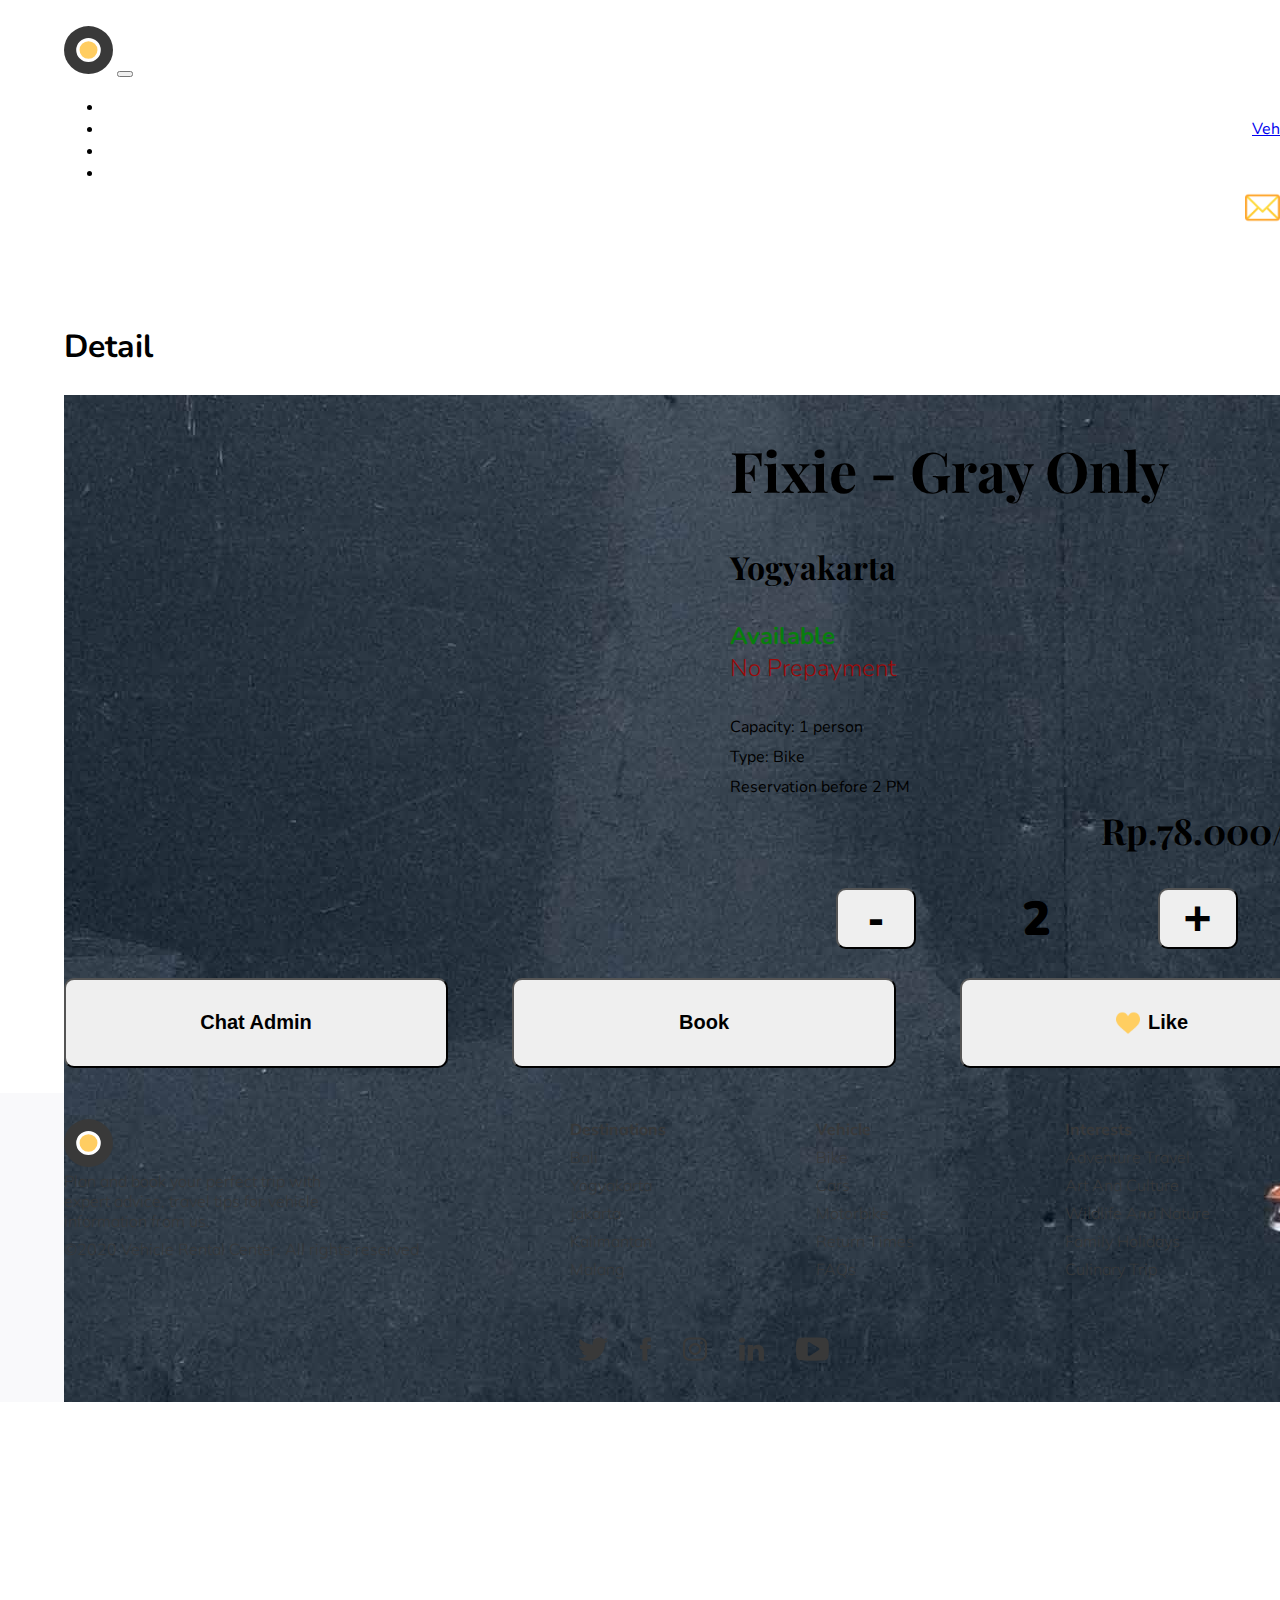
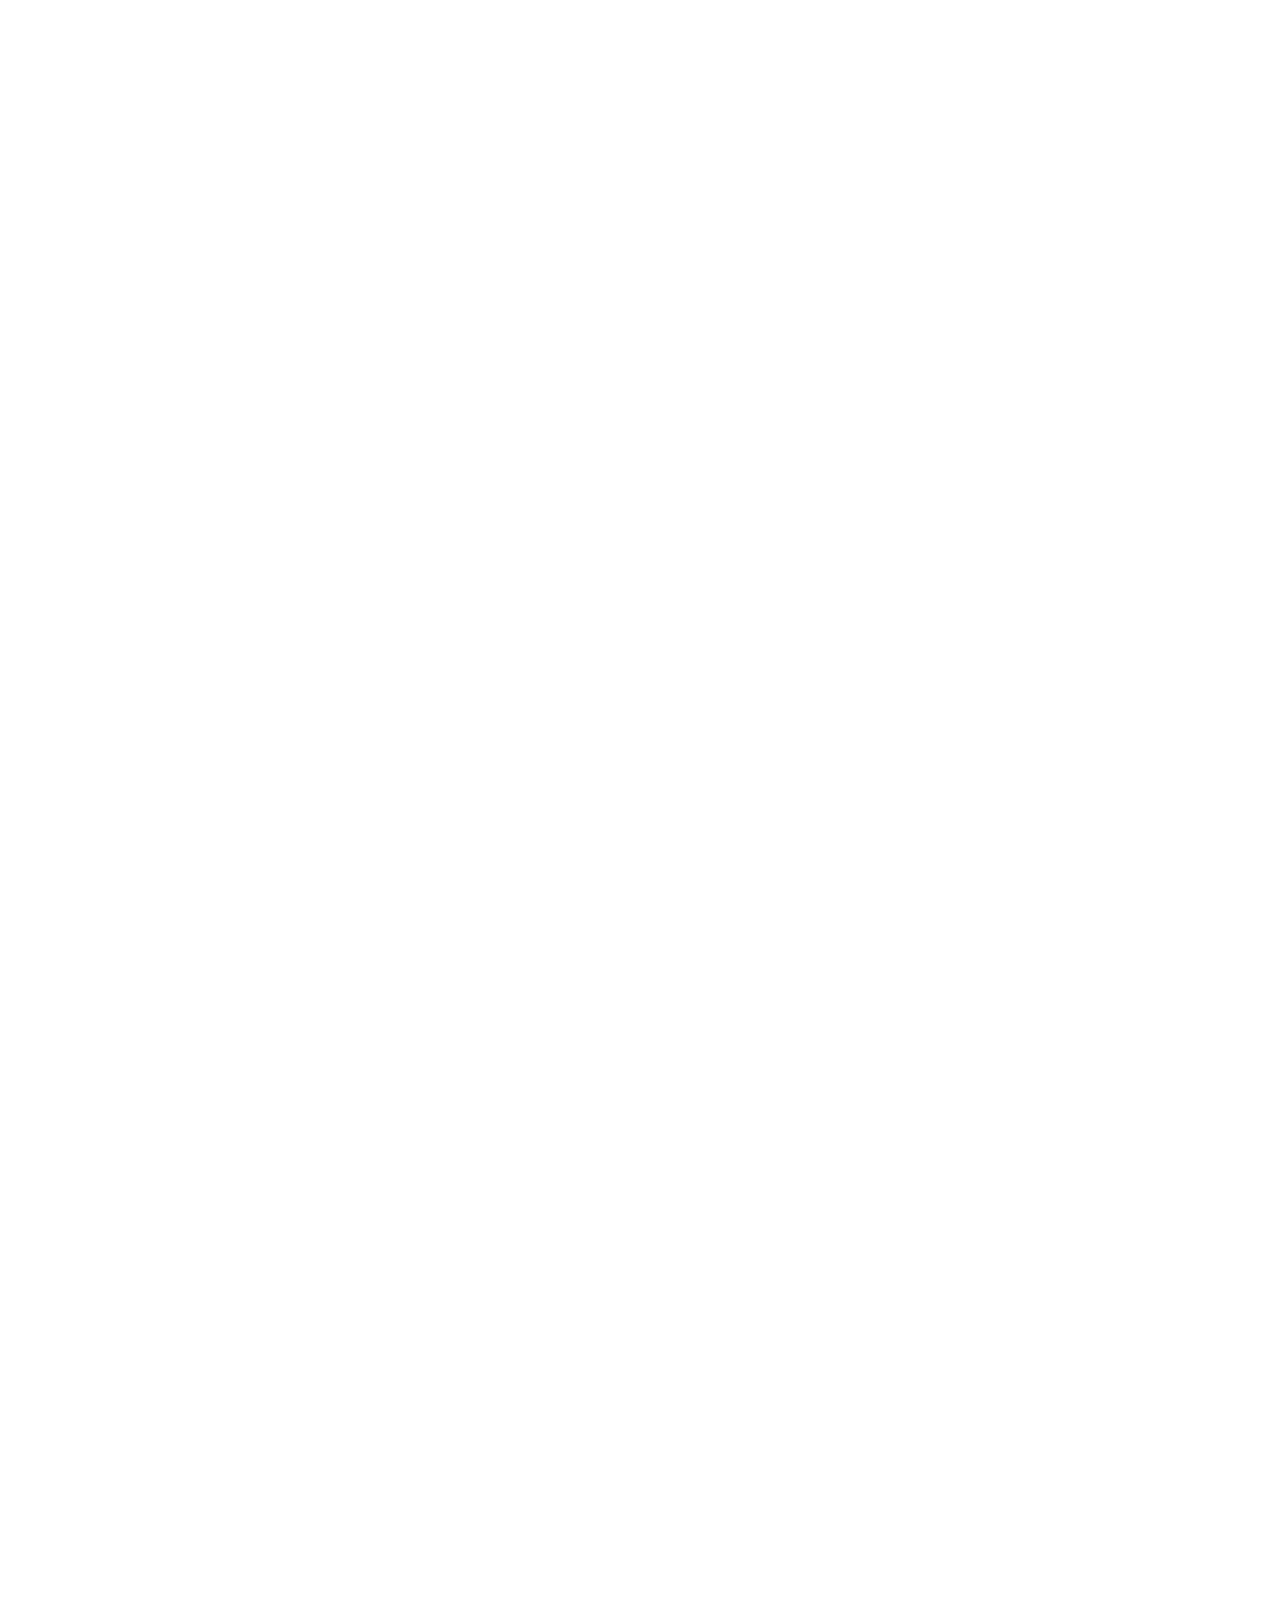
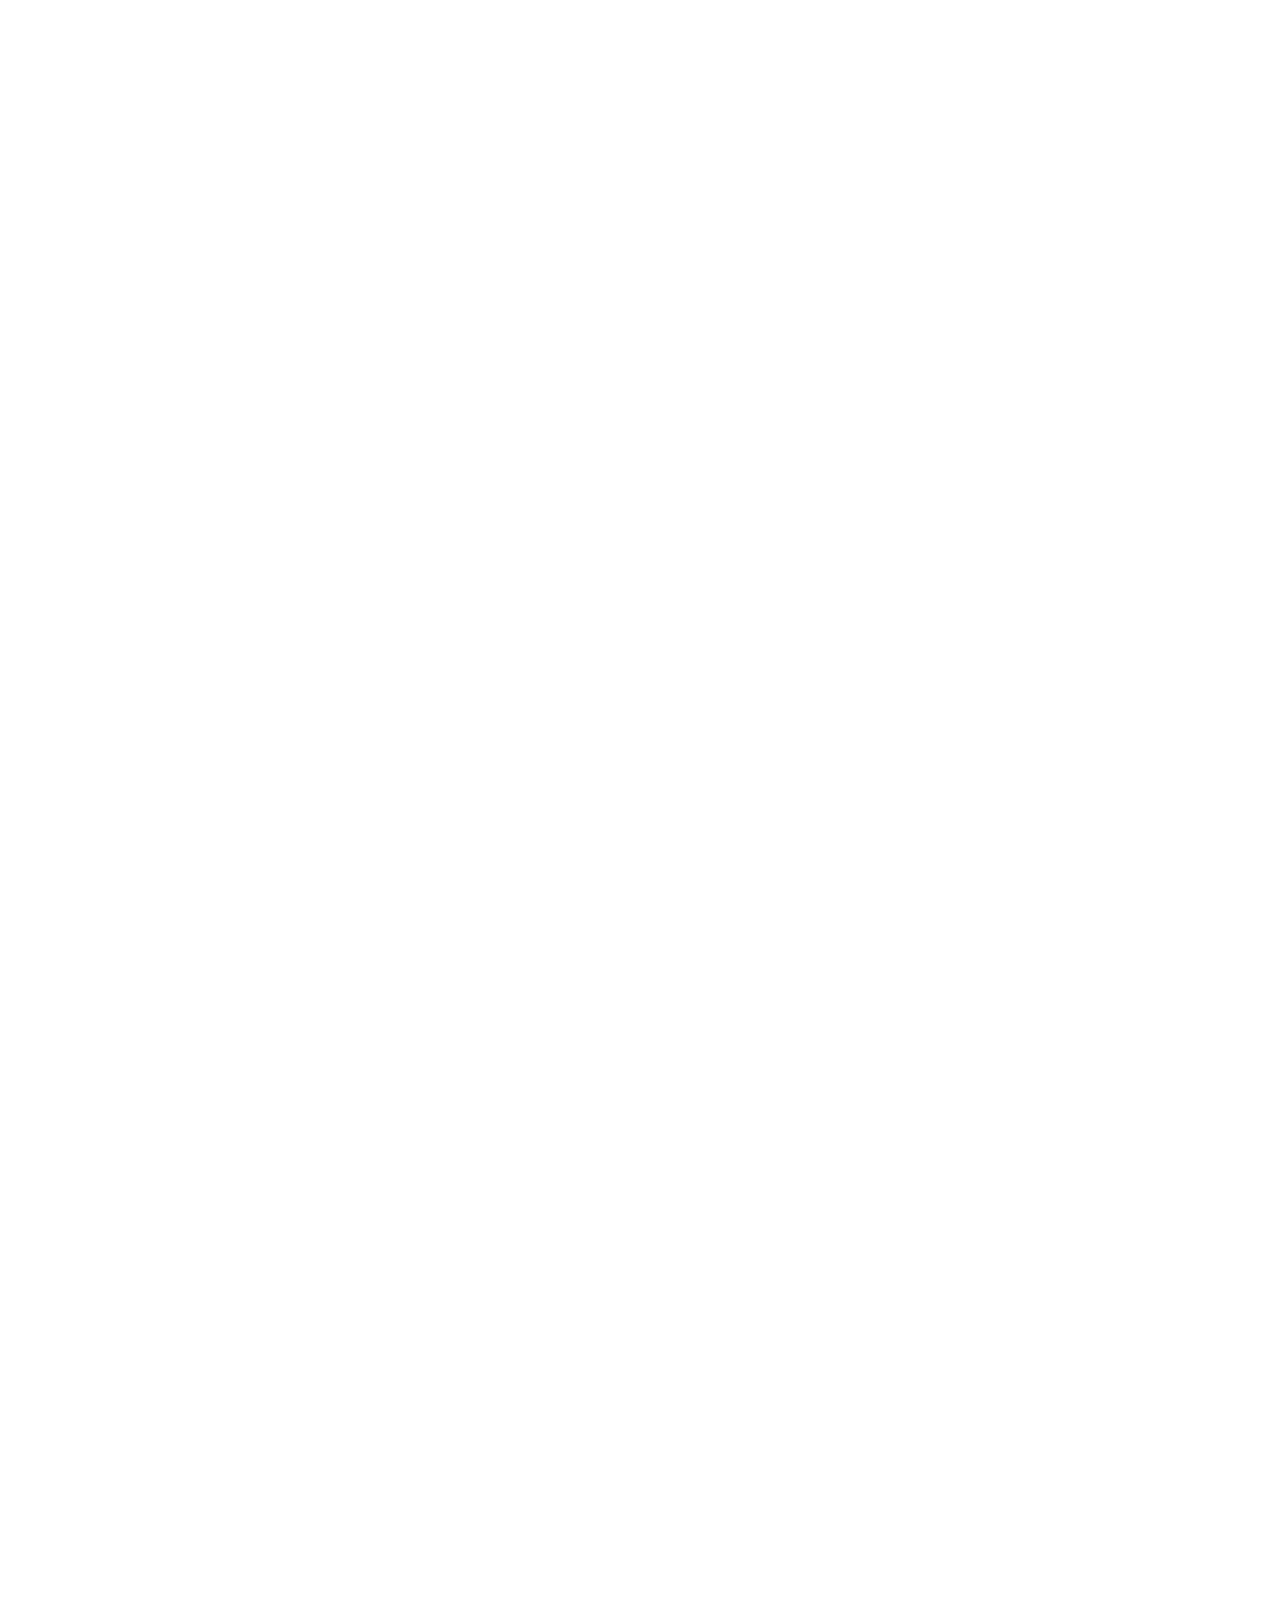
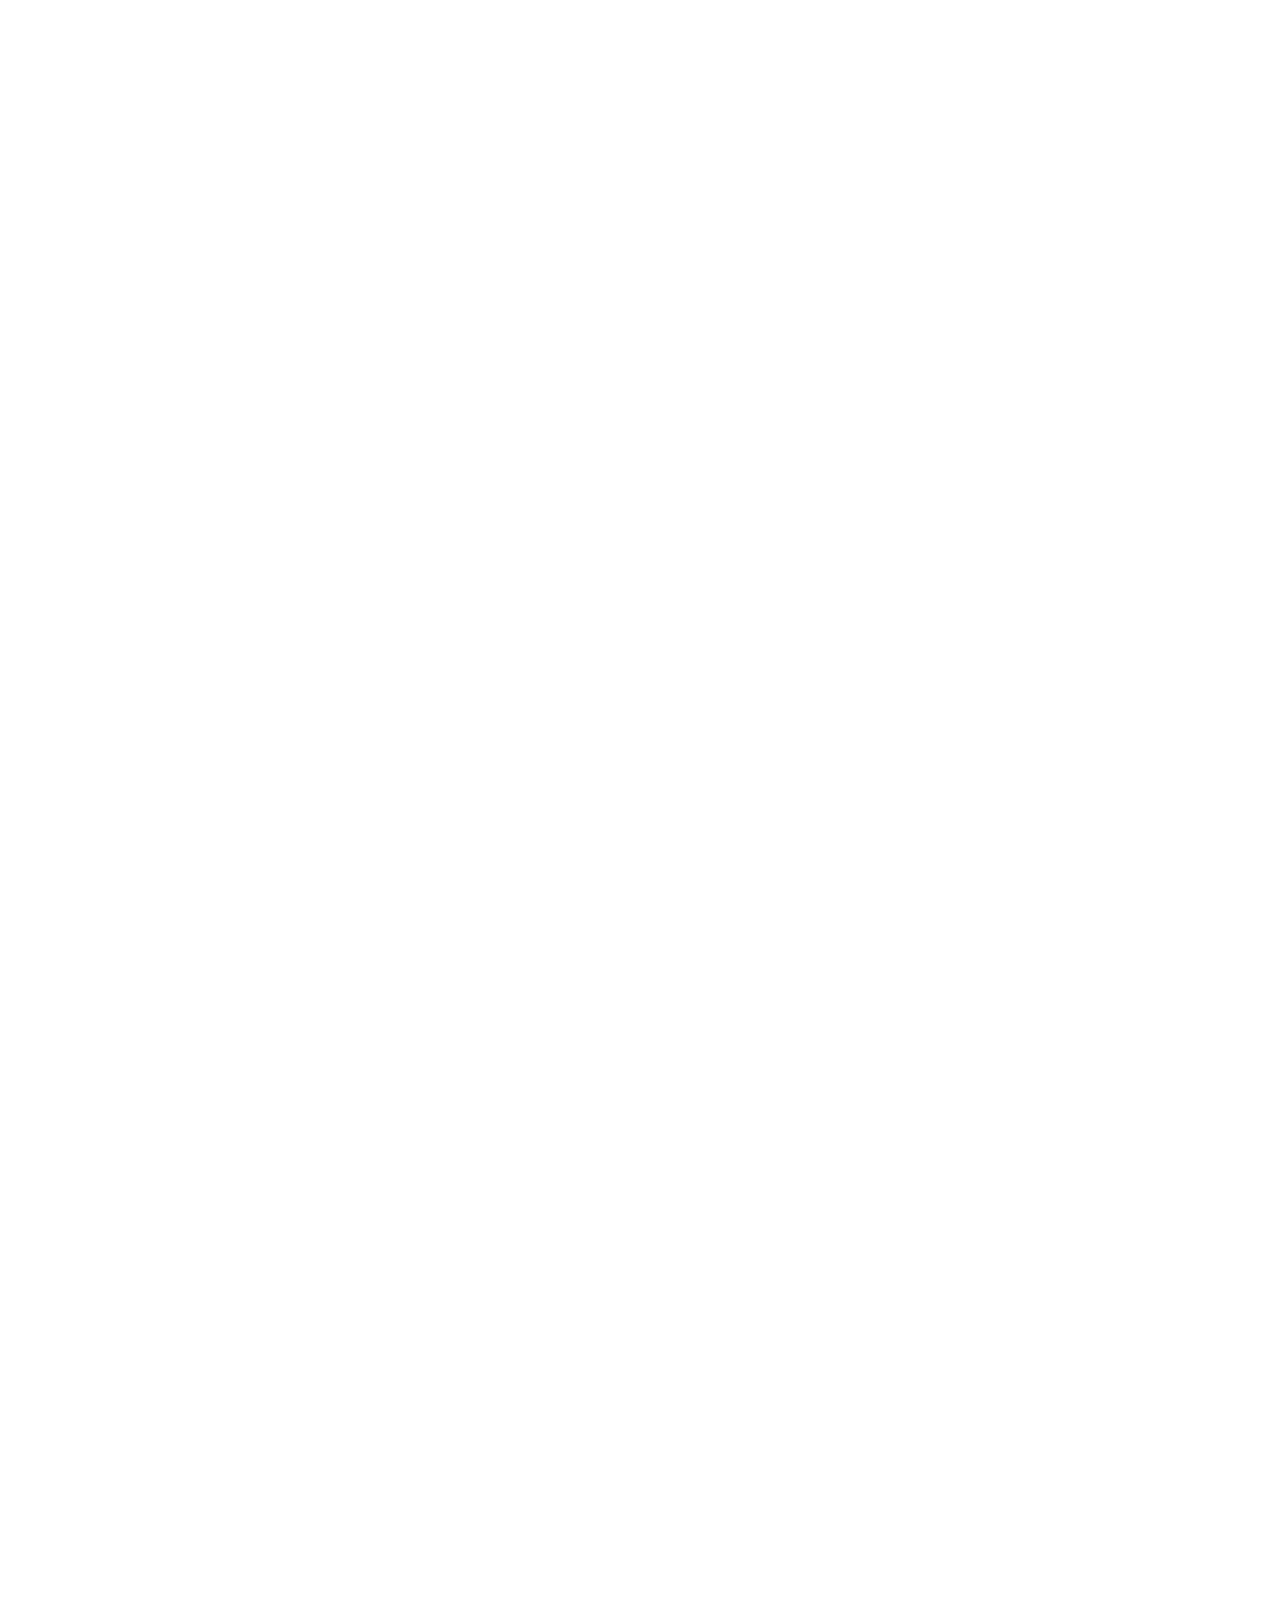
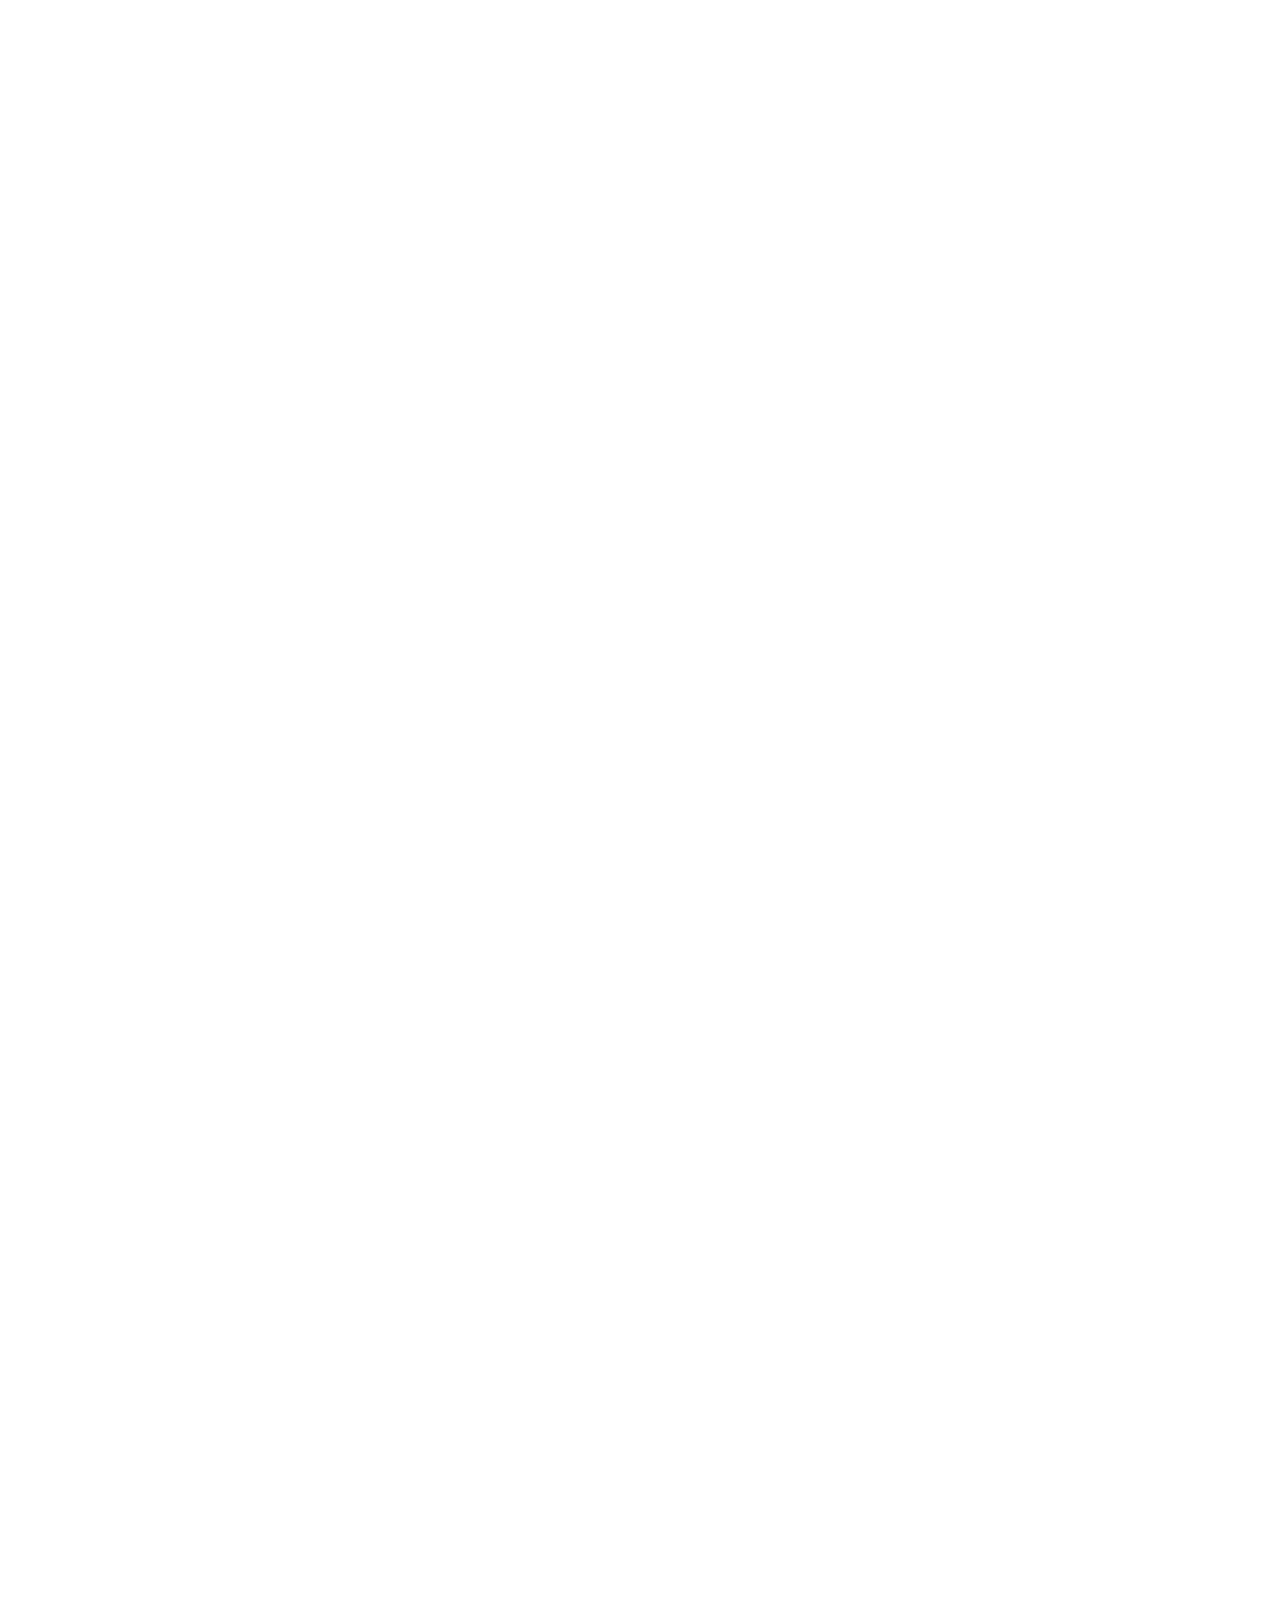
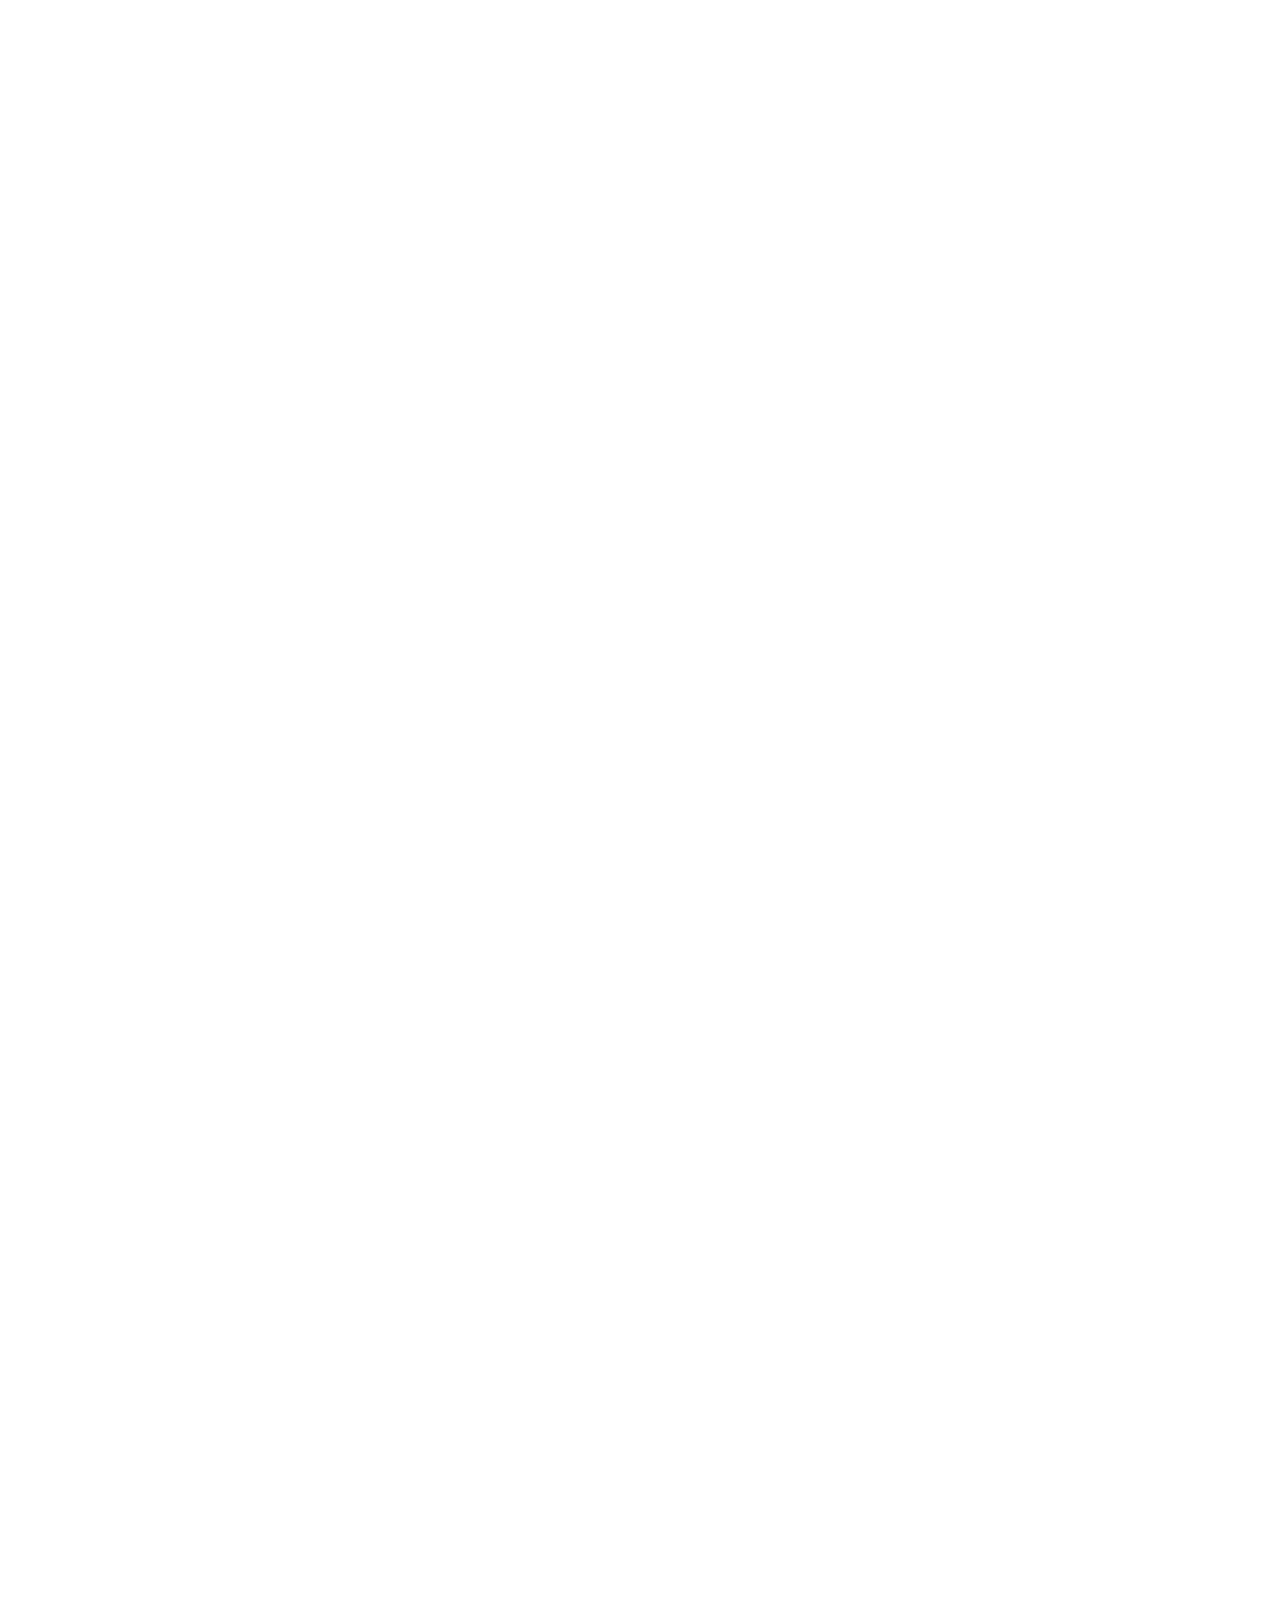
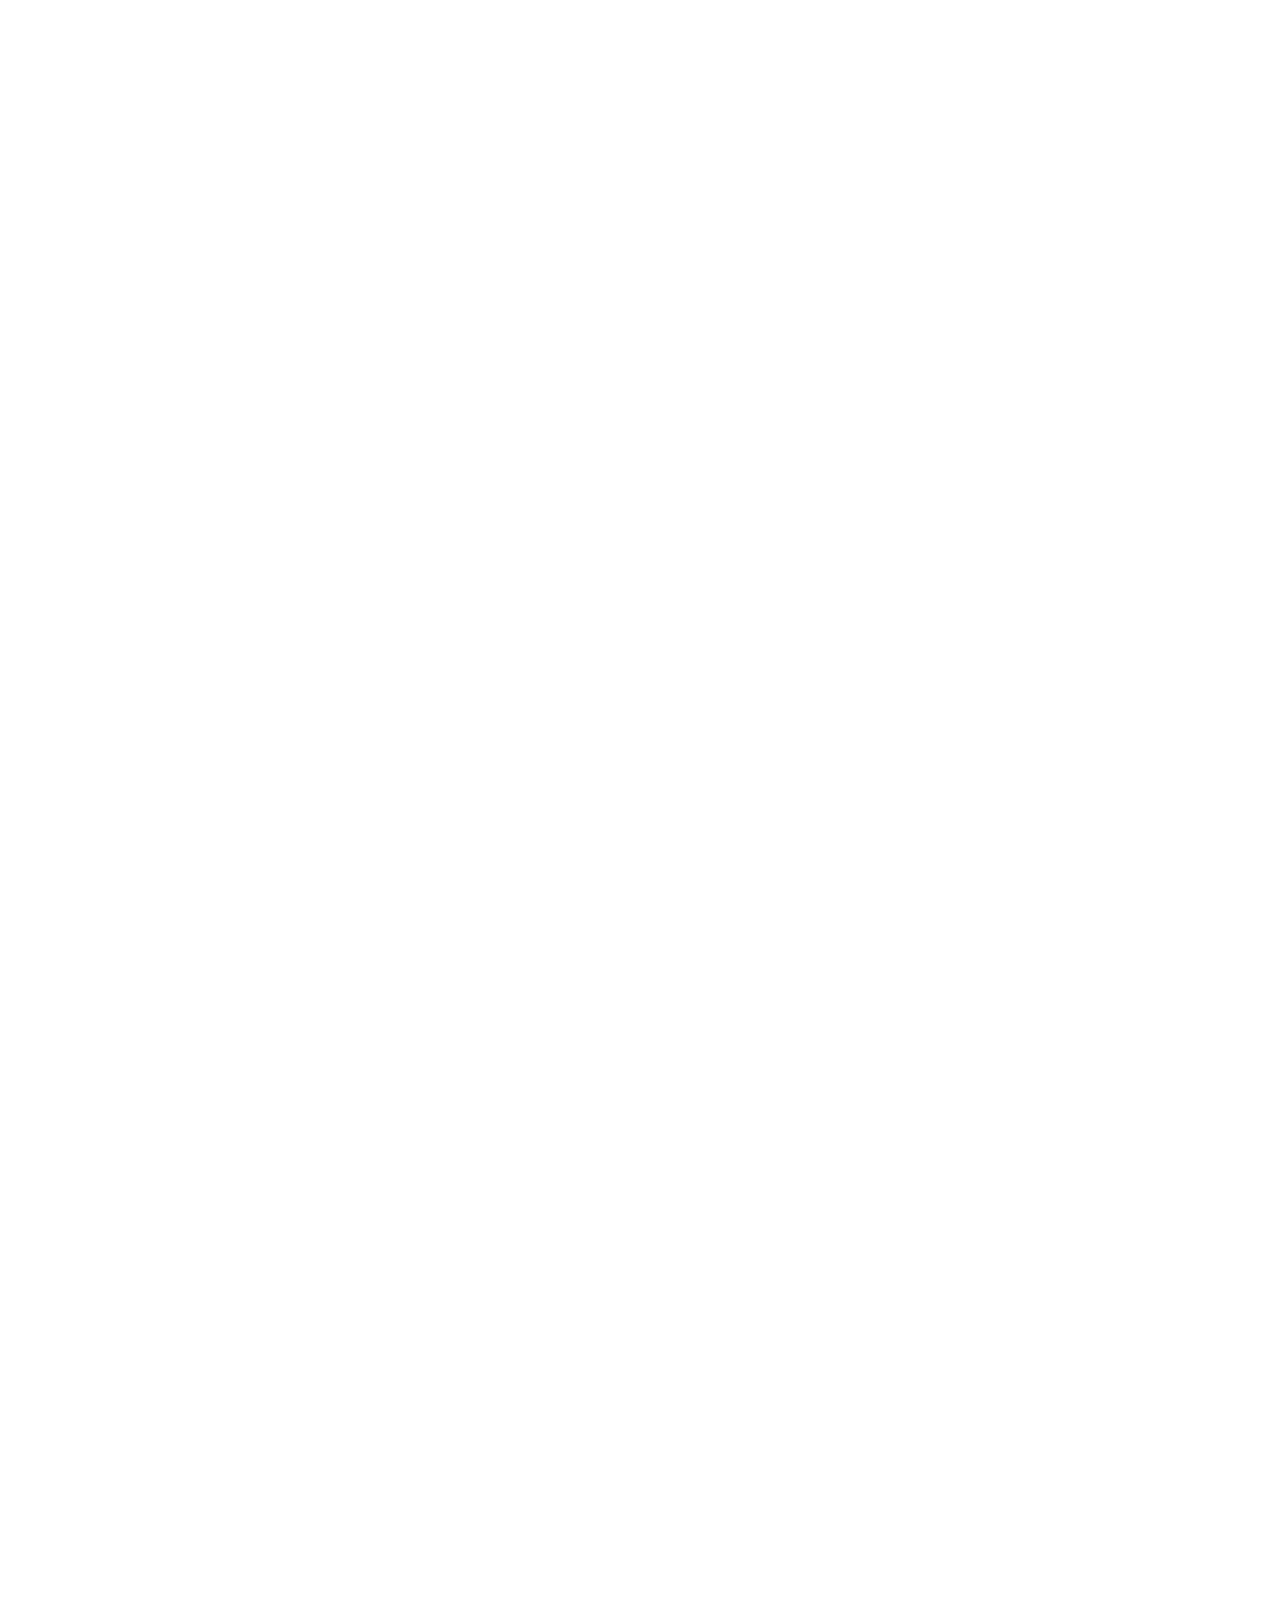
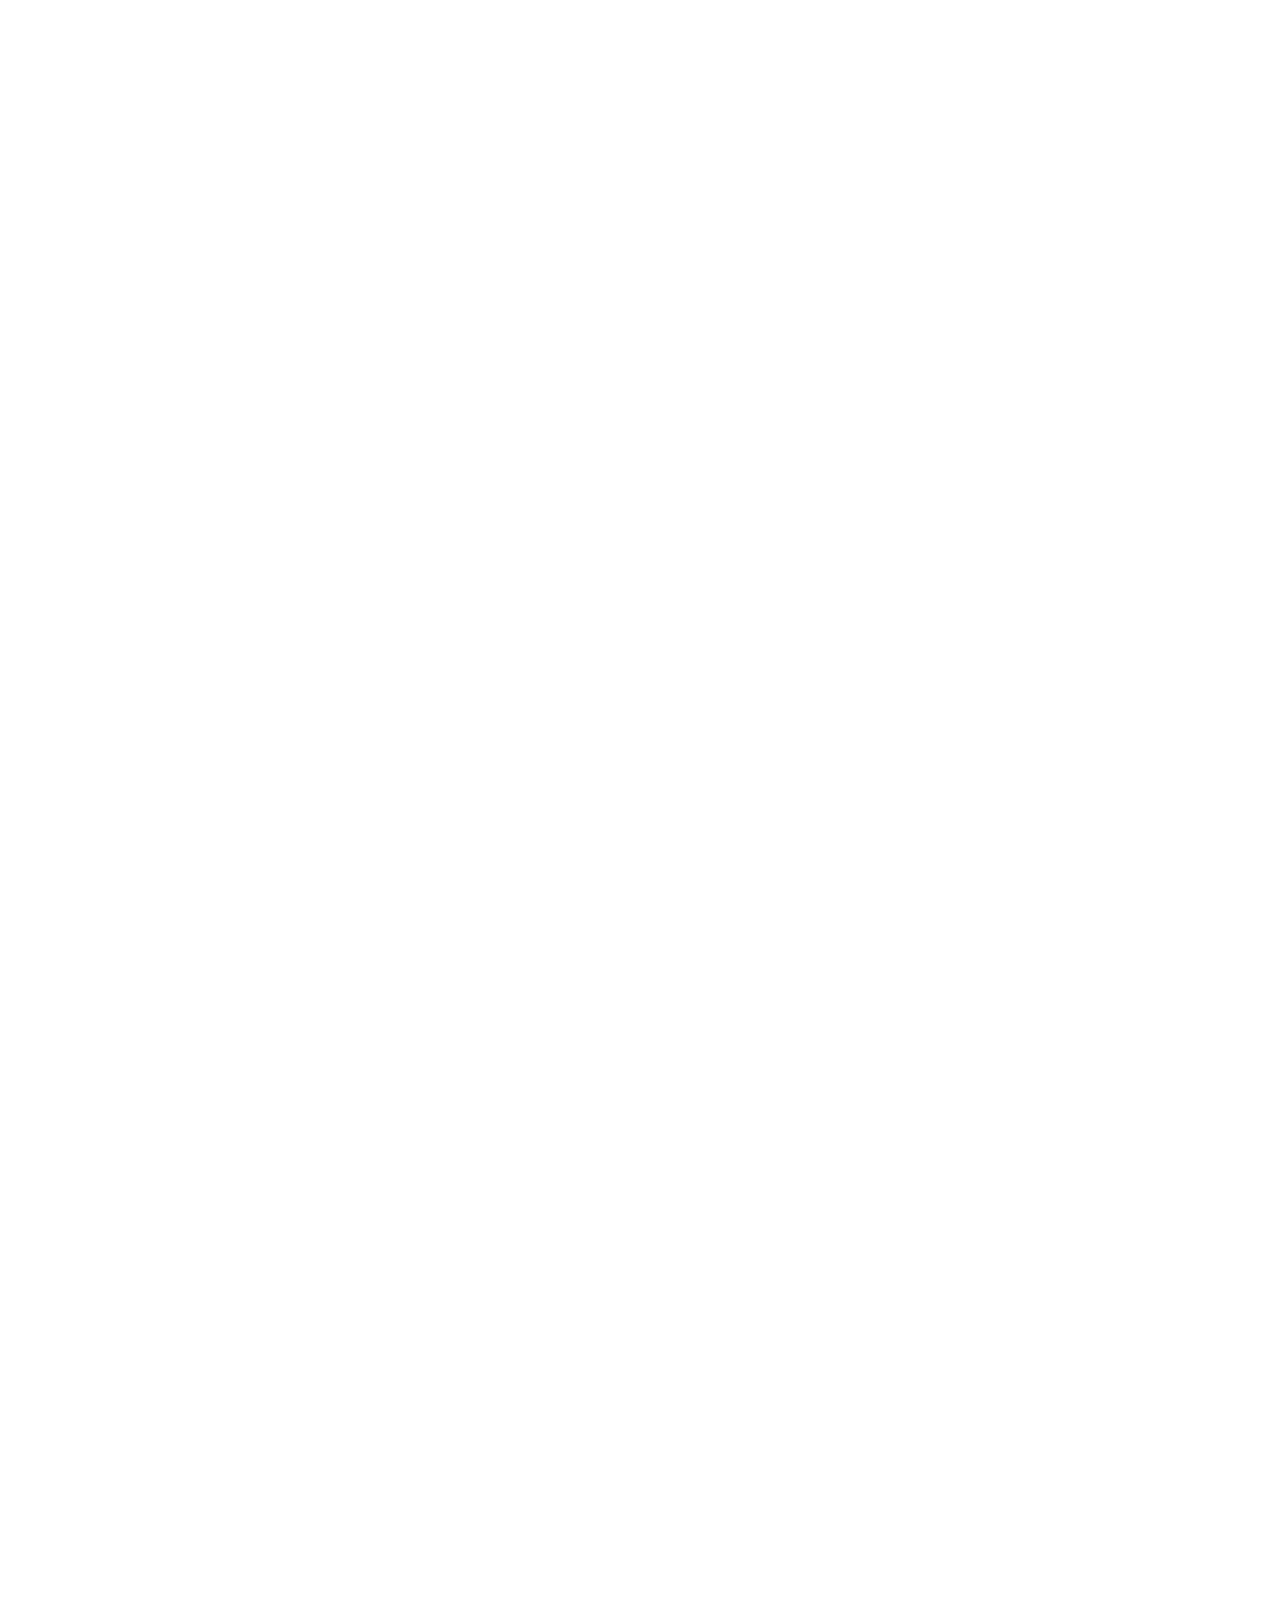
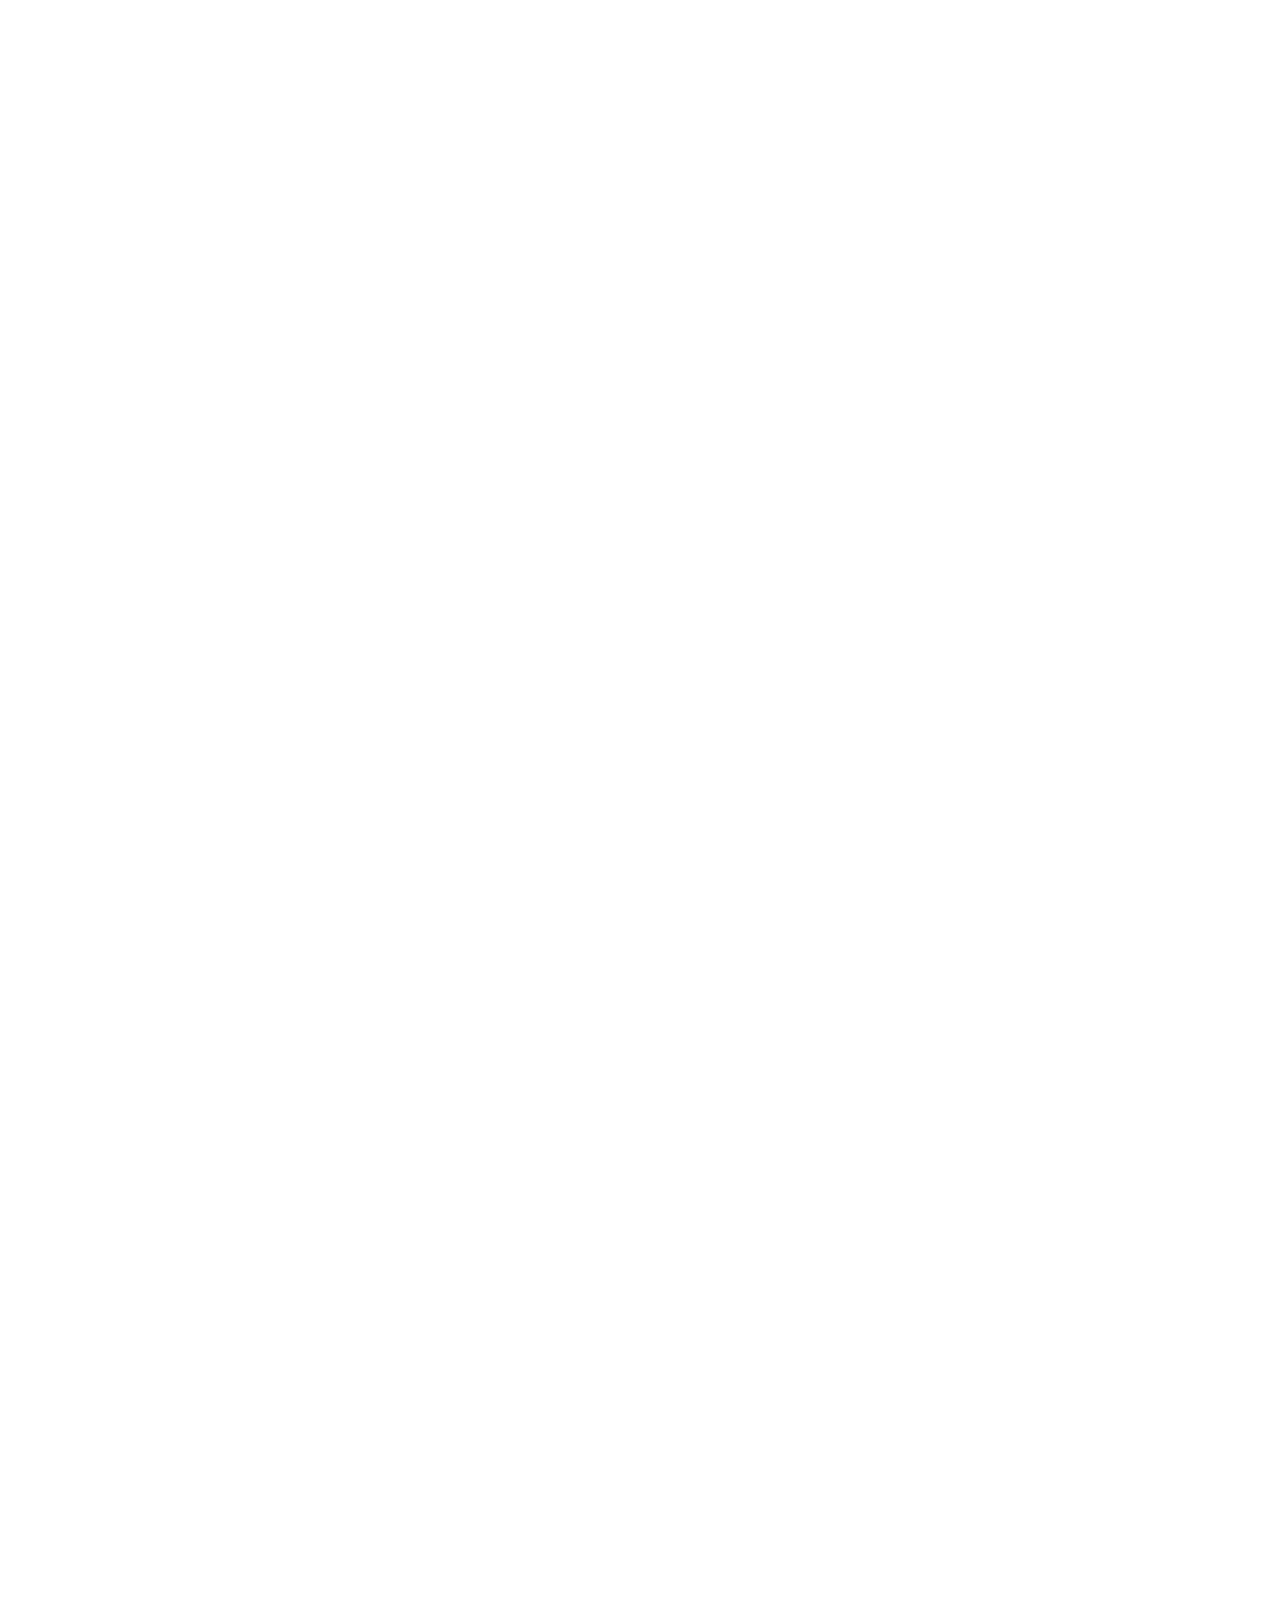
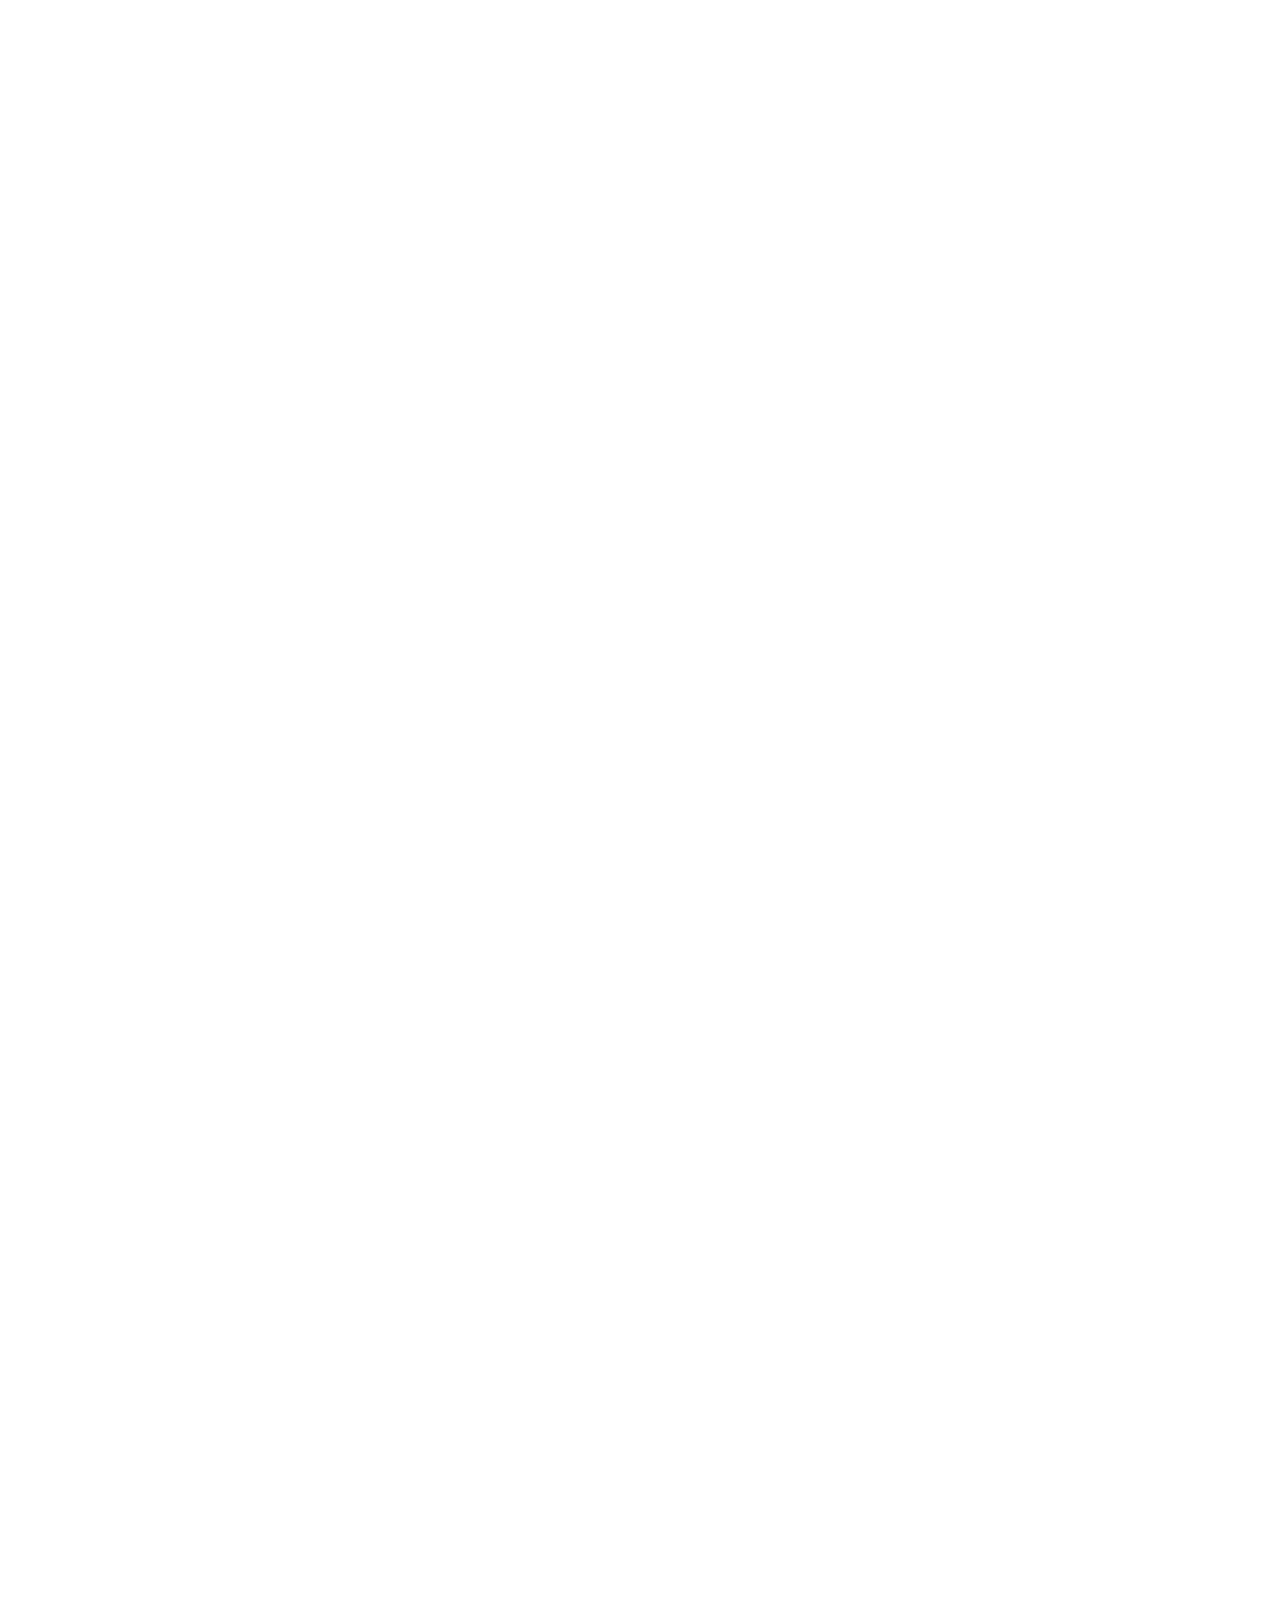
<file: detail.html>
<!DOCTYPE html>
<html lang="en">
  <head>
    <meta charset="UTF-8" />
    <meta http-equiv="X-UA-Compatible" content="IE=edge" />
    <meta name="viewport" content="width=device-width, initial-scale=1.0" />
    <meta name="description" content="Vehicle detail." />

    <!-- bootstrap -->
    <link
      href="https://cdn.jsdelivr.net/npm/bootstrap@5.1.3/dist/css/bootstrap.min.css"
      rel="stylesheet"
      integrity="sha384-1BmE4kWBq78iYhFldvKuhfTAU6auU8tT94WrHftjDbrCEXSU1oBoqyl2QvZ6jIW3"
      crossorigin="anonymous"
    />
    <!-- bootstrap -->

    <!-- css -->
    <link rel="stylesheet" href="detail.css" />

    <!-- Fonts -->
    <link rel="preconnect" href="https://fonts.googleapis.com" />
    <link rel="preconnect" href="https://fonts.gstatic.com" crossorigin />
    <link
      href="https://fonts.googleapis.com/css2?family=Mulish:wght@300;400;700&family=Nunito:wght@300;400;600;700;900&family=Playfair+Display:wght@400;700;900&family=Roboto:wght@900&display=swap"
      rel="stylesheet"
    />
    <!-- Fonts -->

    <title>Fixie - Gray Only | Vehicle Rental</title>
  </head>
  <body>
    <header>
      <nav class="navbar navbar-expand-sm navbar-light p-0">
        <div class="container-fluid p-0 expanded">
          <a class="icon-home hide-text" href="home.html"
            ><i class="logo" alt="logo"></i>Home</a
          >
          <button
            class="navbar-toggler"
            type="button"
            data-bs-toggle="collapse"
            data-bs-target="#navbarSupportedContent"
            aria-controls="navbarSupportedContent"
            aria-expanded="false"
            aria-label="Toggle navigation"
          >
            <span class="navbar-toggler-icon"></span>
          </button>
          <div class="collapse navbar-collapse" id="navbarSupportedContent">
            <ul class="navbar-nav">
              <li class="nav-item">
                <a class="nav-link" aria-current="page" href="home.html"
                  >Home</a
                >
              </li>
              <li class="nav-item">
                <a class="nav-link" href="#">Vehicle Type</a>
              </li>
              <li class="nav-item">
                <a class="nav-link" href="#">History</a>
              </li>
              <li class="nav-item">
                <a class="nav-link" href="#">About</a>
              </li>
              <hr class="line-nav" />
              <div class="button-email-profile">
                <a class="hide-text" href="#"
                  ><i class="icon-email email"></i>Email</a
                >
                <a class="hide-text" href="profile.html"
                  ><img
                    src="./assets/samantha.jpg"
                    class="icon-profile prof"
                    alt="profile"
                  />Profile</a
                >
              </div>
            </ul>
          </div>
        </div>
      </nav>
    </header>
    <section class="content">
      <h2>Detail</h2>
      <section class="vehicle">
        <section class="photo">
          <div
            id="carousel-thumb"
            class="carousel slide carousel-fade carousel-thumbnails"
            data-ride="carousel"
          >
            <!--Slides-->
            <div class="carousel-inner" role="listbox">
              <div class="carousel-item active">
                <img
                  class="d-block w-100"
                  src="./assets/fixie.jpg"
                  alt="First slide"
                />
              </div>
              <div class="carousel-item">
                <img
                  class="d-block w-100"
                  src="./assets/fixie.jpg"
                  alt="Second slide"
                />
              </div>
              <div class="carousel-item">
                <img
                  class="d-block w-100"
                  src="./assets/fixie.jpg"
                  alt="Third slide"
                />
              </div>
            </div>
            <!--/.Slides-->
            <!--Controls-->
            <a
              class="carousel-control-prev"
              href="#carousel-thumb"
              role="button"
              data-slide="prev"
            >
              <span
                class="carousel-control-prev-icon"
                aria-hidden="true"
              ></span>
              <span class="sr-only">Previous</span>
            </a>
            <a
              class="carousel-control-next"
              href="#carousel-thumb"
              role="button"
              data-slide="next"
            >
              <span
                class="carousel-control-next-icon"
                aria-hidden="true"
              ></span>
              <span class="sr-only">Next</span>
            </a>
            <!--/.Controls-->
            <ol class="carousel-indicators">
              <li
                data-target="#carousel-thumb"
                data-slide-to="0"
                class="active"
              >
                <img
                  class="d-block w-100"
                  src="./assets/fixie.jpg"
                  alt="first thumbnail"
                  class="img-fluid"
                />
              </li>
              <li data-target="#carousel-thumb" data-slide-to="1">
                <img
                  class="d-block w-100"
                  src="./assets/fixie.jpg"
                  alt="second thumbnail"
                  class="img-fluid"
                />
              </li>
              <li data-target="#carousel-thumb" data-slide-to="2">
                <img
                  class="d-block w-100"
                  src="./assets/fixie.jpg"
                  alt="third thumbnail"
                  class="img-fluid"
                />
              </li>
            </ol>
          </div>
        </section>
        <section class="detail">
          <h1>Fixie - Gray Only</h1>
          <h2 class="location">Yogyakarta</h2>
          <p class="availability">Available</p>
          <p class="payment">No Prepayment</p>
          <p class="info">Capacity: 1 person</p>
          <p class="info">Type: Bike</p>
          <p class="info">Reservation before 2 PM</p>
          <p class="price">Rp.78.000/day</p>
          <div class="count">
            <button class="btn btn-light count-button">-</button>
            <p>2</p>
            <button class="btn btn-warning count-button">+</button>
          </div>
        </section>
      </section>
      <section class="action">
        <button class="btn btn-dark text-warning button action-button">
          Chat Admin
        </button>
        <button class="btn btn-warning button action-button">Book</button>
        <button
          class="btn btn-dark text-warning button action-button icon-button"
        >
          <i class="icon-like"></i> Like
        </button>
      </section>
    </section>
    <footer>
      <section class="grid-footer">
        <div class="intro">
          <i class="logo"></i>
          <p class="mt-3">
            Plan and book your perfect trip with <br class="break" />
            expert advice, travel tips for vehicle <br class="break" />
            information from us.
          </p>
          <p class="mt-5">©2020 Vehicle Rental Center. All rights reserved</p>
        </div>
        <div class="destinations">
          <p class="footer-title">Destinations</p>
          <p><a href="#">Bali</a></p>
          <p><a href="#">Yogyakarta</a></p>
          <p><a href="#">Jakarta</a></p>
          <p><a href="#">Kalimantan</a></p>
          <p><a href="#">Malang</a></p>
        </div>
        <div class="vehicles">
          <p class="footer-title">Vehicle</p>
          <p><a href="#">Bike</a></p>
          <p><a href="#">Cars</a></p>
          <p><a href="#">Motorbike</a></p>
          <p><a href="#">Return Times</a></p>
          <p><a href="#">FAQs</a></p>
        </div>
        <div class="interests">
          <p class="footer-title">Interests</p>
          <p><a href="#">Adventure Travel</a></p>
          <p><a href="#">Art And Culture</a></p>
          <p><a href="#">Wildlife And Nature</a></p>
          <p><a href="#">Family Holidays</a></p>
          <p><a href="#">Culinary Trip</a></p>
        </div>
      </section>
      <hr class="line" />
      <section class="social">
        <a href="#twitter.com/"
          ><i class="icon icon-twitter" alt="twitter"></i>twitter</a
        >
        <a href="#facebook.com/"
          ><i class="icon icon-facebook" alt="facebook"></i>facebook</a
        >
        <a href="#instagram.com/"
          ><i class="icon icon-instagram" alt="instagram"></i>instagram</a
        >
        <a href="#linkedin.com/"
          ><i class="icon icon-linkedin" alt="linkedin"></i>linkedin</a
        >
        <a href="#youtube.com/"
          ><i class="icon icon-youtube" alt="youtube"></i>youtube</a
        >
      </section>
    </footer>

    <script
      src="https://cdn.jsdelivr.net/npm/bootstrap@5.0.2/dist/js/bootstrap.bundle.min.js"
      integrity="sha384-MrcW6ZMFYlzcLA8Nl+NtUVF0sA7MsXsP1UyJoMp4YLEuNSfAP+JcXn/tWtIaxVXM"
      crossorigin="anonymous"
    ></script>
  </body>
</html>
</file>
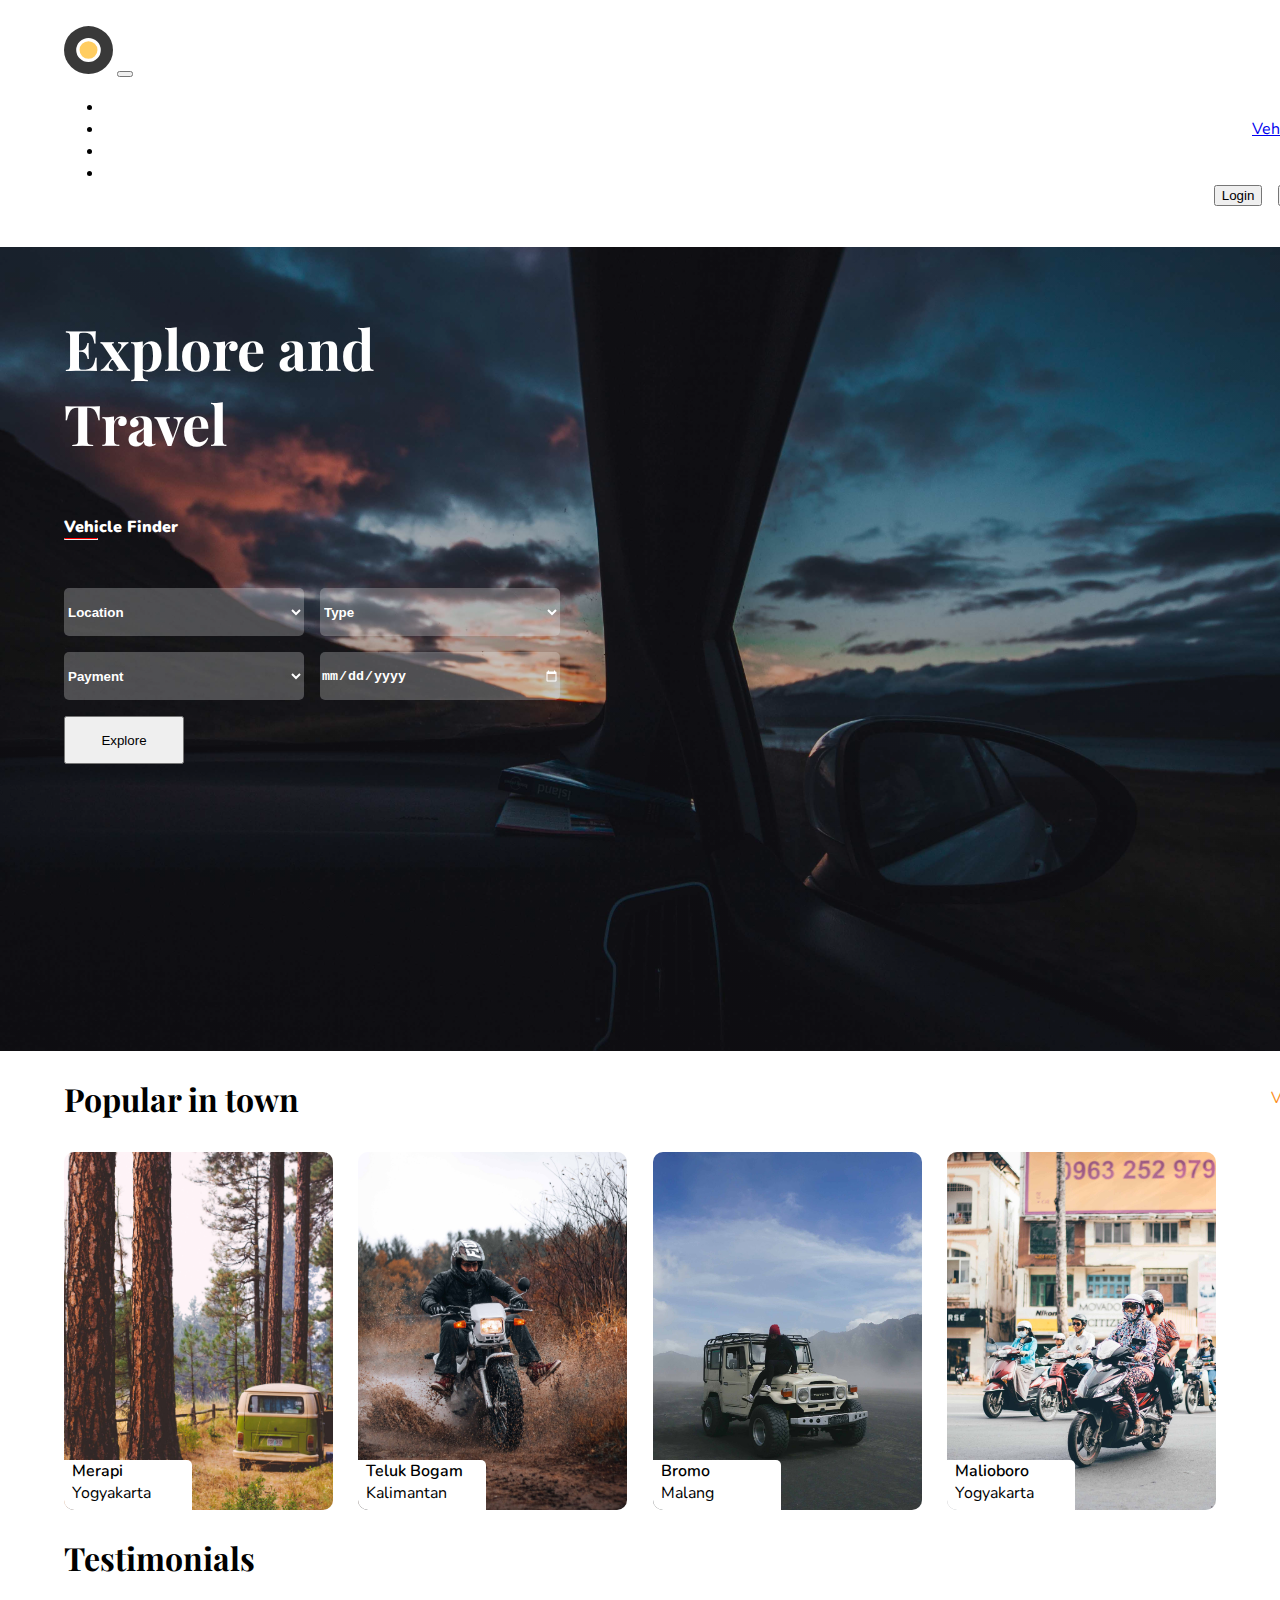
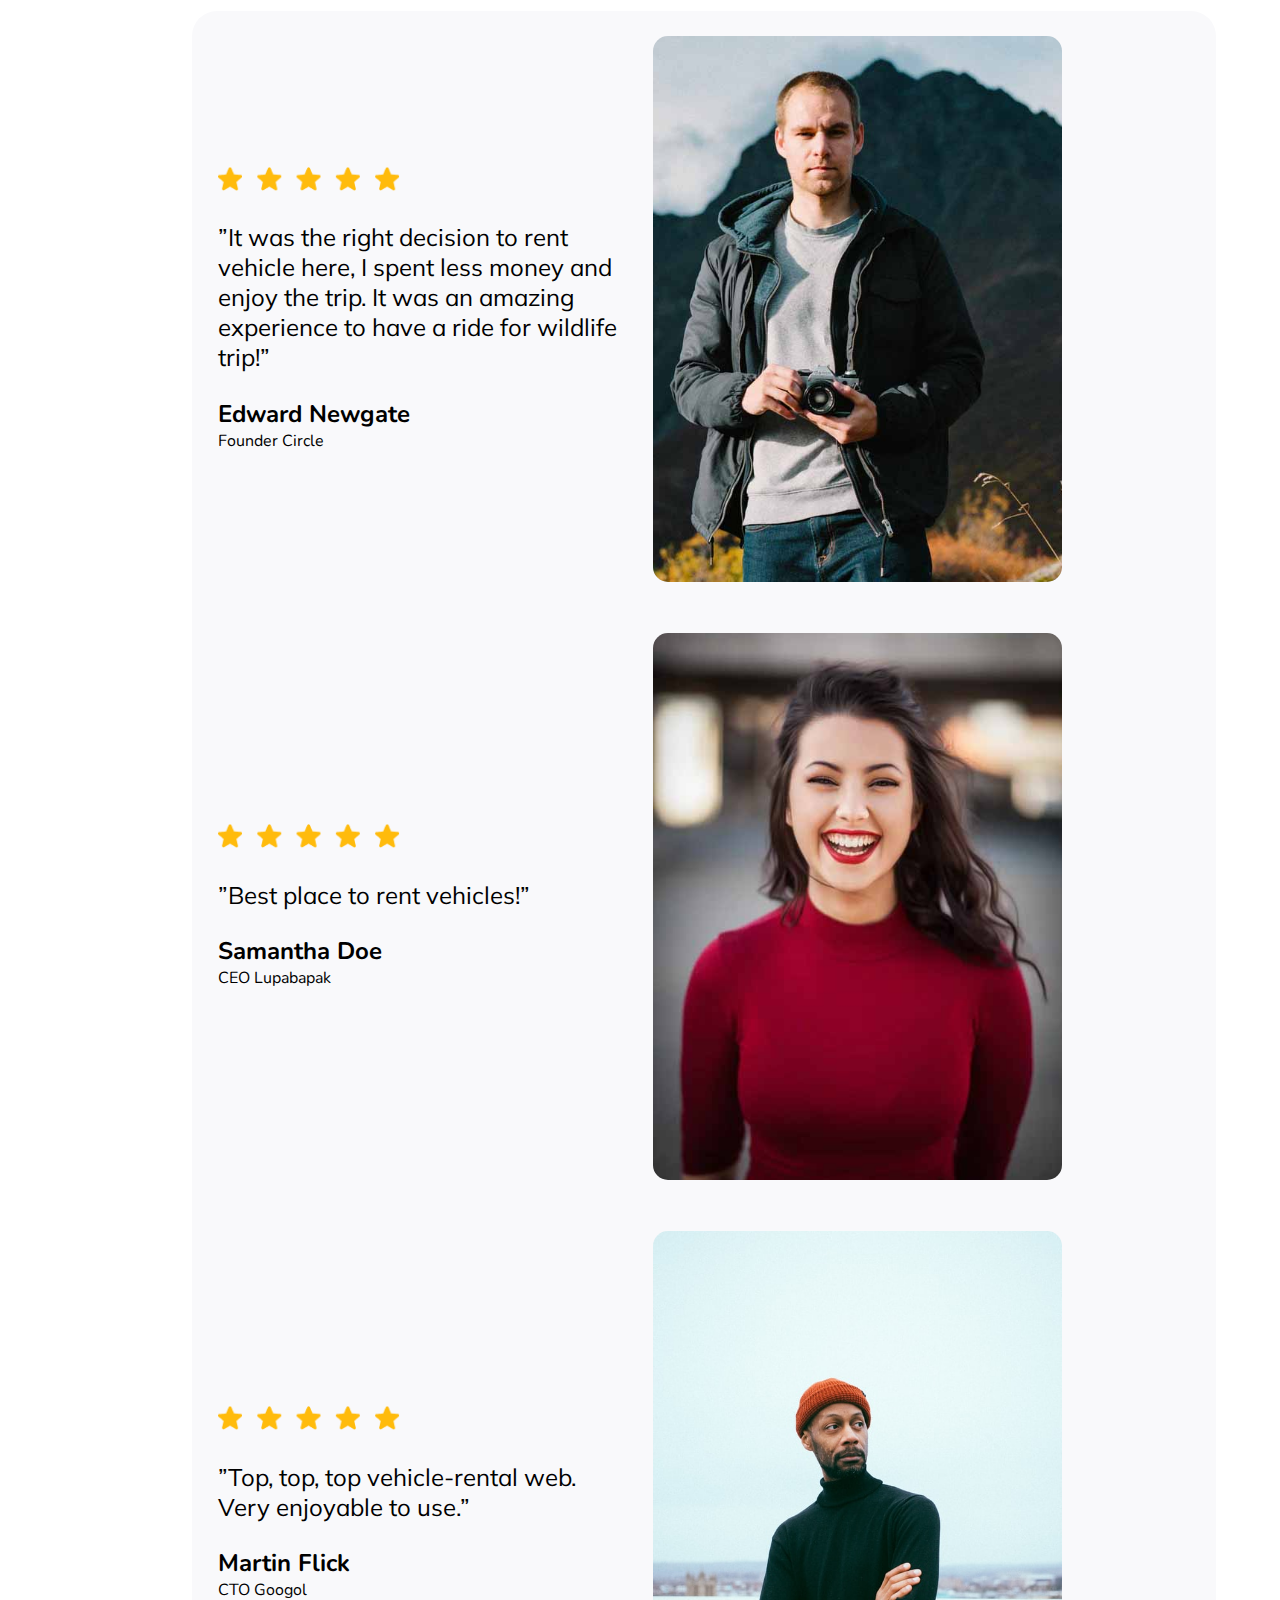
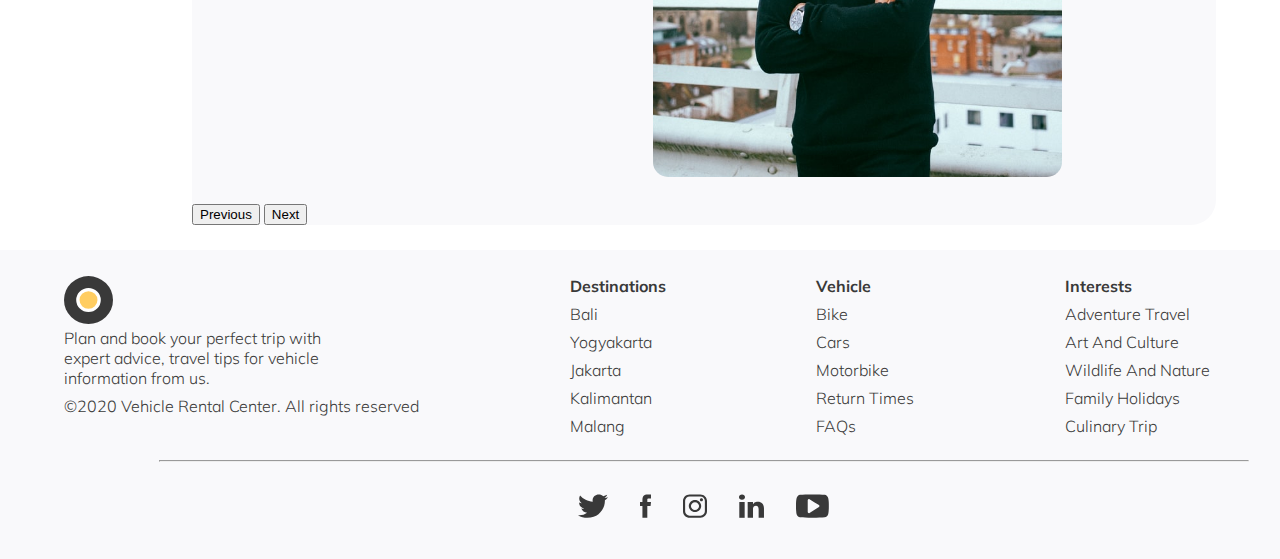
<file: home.html>
<!DOCTYPE html>
<html lang="en">
  <head>
    <meta charset="UTF-8" />
    <meta http-equiv="X-UA-Compatible" content="IE=edge" />
    <meta name="viewport" content="width=device-width, initial-scale=1.0" />
    <meta name="description" content="Home page after login." />

    <!-- bootstrap -->
    <link
      href="https://cdn.jsdelivr.net/npm/bootstrap@5.1.3/dist/css/bootstrap.min.css"
      rel="stylesheet"
      integrity="sha384-1BmE4kWBq78iYhFldvKuhfTAU6auU8tT94WrHftjDbrCEXSU1oBoqyl2QvZ6jIW3"
      crossorigin="anonymous"
    />
    <!-- bootstrap -->

    <!-- css -->
    <link rel="stylesheet" href="home.css" />

    <!-- Fonts -->
    <link rel="preconnect" href="https://fonts.googleapis.com" />
    <link rel="preconnect" href="https://fonts.gstatic.com" crossorigin />
    <link
      href="https://fonts.googleapis.com/css2?family=Mulish:wght@300;400;700&family=Nunito:wght@300;400;600;700;900&family=Playfair+Display:wght@400;700;900&family=Roboto:wght@900&display=swap"
      rel="stylesheet"
    />
    <!-- Fonts -->

    <title>Home | Vehicle Rental</title>
  </head>
  <body>
    <header>
      <nav class="navbar navbar-expand-sm navbar-light p-0">
        <div class="container-fluid p-0 expanded">
          <a class="icon-home hide-text" href="home.html"
            ><i class="logo" alt="logo"></i>Home</a
          >
          <!-- <div class="expanded-right"> -->
          <!-- <div class="right"> -->
          <button
            class="navbar-toggler"
            type="button"
            data-bs-toggle="collapse"
            data-bs-target="#navbarSupportedContent"
            aria-controls="navbarSupportedContent"
            aria-expanded="false"
            aria-label="Toggle navigation"
          >
            <span class="navbar-toggler-icon"></span>
          </button>
          <!-- </div> -->
          <div class="collapse navbar-collapse" id="navbarSupportedContent">
            <ul class="navbar-nav">
              <li class="nav-item">
                <a class="nav-link active" aria-current="page" href="home.html"
                  >Home</a
                >
              </li>
              <li class="nav-item">
                <a class="nav-link" href="#">Vehicle Type</a>
              </li>
              <li class="nav-item">
                <a class="nav-link" href="#">History</a>
              </li>
              <li class="nav-item">
                <a class="nav-link" href="#">About</a>
              </li>
              <hr class="line-nav" />
              <div class="button-login-register">
                <a href="/login.html"
                  ><button class="btn btn-outline-warning">Login</button></a
                >
                <a href="/register.html"
                  ><button class="btn btn-warning">Register</button></a
                >
              </div>
            </ul>
          </div>
          <!-- </div> -->
        </div>
      </nav>
    </header>
    <section class="finder-container">
      <section class="finder-content">
        <h1>
          <p style="margin: 0">Explore and</p>
          <p style="margin: 0">Travel</p>
        </h1>
        <p>Vehicle Finder</p>
        <hr class="finder-line" />
        <section class="form">
          <select class="input-form" name="location" id="location">
            <option value="0">Location</option>
            <option value="1">Jakarta</option>
            <option value="2">Bandung</option>
            <option value="3">Yogyakarta</option>
            <option value="4">Malang</option>
            <option value="5">Surabaya</option>
          </select>
          <select class="input-form" name="type" id="type">
            <option value="type">Type</option>
            <option value="cars">Cars</option>
            <option value="motorbike">Motorbike</option>
            <option value="bike">Bike</option>
          </select>
          <select class="input-form" name="payment" id="payment">
            <option value="payment">Payment</option>
            <option value="transfer">Transfer</option>
            <option value="cash">Cash</option>
          </select>
          <input class="input-form" type="date" id="date" name="date" />
          <button class="btn btn-warning button-explore">Explore</button>
        </section>
      </section>
    </section>
    <section class="content">
      <section class="section-title">
        <h2>Popular in town</h2>
        <a href="#">View all ></a>
      </section>
      <section class="popular">
        <div class="popular-card1">
          <div class="pc-text">
            <p class="pc-title">Merapi</p>
            <p class="pc-location">Yogyakarta</p>
          </div>
        </div>
        <div class="popular-card2">
          <div class="pc-text">
            <p class="pc-title">Teluk Bogam</p>
            <p class="pc-location">Kalimantan</p>
          </div>
        </div>
        <div class="popular-card3">
          <div class="pc-text">
            <p class="pc-title">Bromo</p>
            <p class="pc-location">Malang</p>
          </div>
        </div>
        <div class="popular-card4">
          <div class="pc-text">
            <p class="pc-title">Malioboro</p>
            <p class="pc-location">Yogyakarta</p>
          </div>
        </div>
      </section>
      <h2 class="section-title">Testimonials</h2>
      <section class="testimony-container">
        <div
          id="carouselExampleFade"
          class="carousel slide carousel-fade testimony bg-light"
          data-bs-ride="carousel"
        >
          <div class="carousel-inner">
            <div class="carousel-item testimony-card active">
              <div class="testimony-photo">
                <img src="./assets/edward.jpg" class="" alt="edward" />
              </div>
              <div class="testimony-detail">
                <p>
                  <img src="./assets/stars.png" style="height: 1.5rem" alt="" />
                </p>
                <p class="testimony-comment">
                  ”It was the right decision to rent vehicle here, I spent less
                  money and enjoy the trip. It was an amazing experience to have
                  a ride for wildlife trip!”
                </p>
                <div>
                  <p class="testimony-user">Edward Newgate</p>
                  <p class="testimony-user-job">Founder Circle</p>
                </div>
              </div>
            </div>
            <div class="carousel-item testimony-card">
              <div class="testimony-photo">
                <img src="./assets/samantha.jpg" class="" alt="edward" />
              </div>
              <div class="testimony-detail">
                <p>
                  <img src="./assets/stars.png" style="height: 1.5rem" alt="" />
                </p>
                <p class="testimony-comment">”Best place to rent vehicles!”</p>
                <div>
                  <p class="testimony-user">Samantha Doe</p>
                  <p class="testimony-user-job">CEO Lupabapak</p>
                </div>
              </div>
            </div>
            <div class="carousel-item testimony-card">
              <div class="testimony-photo">
                <img src="./assets/martin.jpg" class="" alt="edward" />
              </div>
              <div class="testimony-detail">
                <p>
                  <img src="./assets/stars.png" style="height: 1.5rem" alt="" />
                </p>
                <p class="testimony-comment">
                  ”Top, top, top vehicle-rental web. Very enjoyable to use.”
                </p>
                <div>
                  <p class="testimony-user">Martin Flick</p>
                  <p class="testimony-user-job">CTO Googol</p>
                </div>
              </div>
            </div>
          </div>
          <button
            class="carousel-control-prev"
            type="button"
            data-bs-target="#carouselExampleFade"
            data-bs-slide="prev"
          >
            <span class="carousel-control-prev-icon" aria-hidden="true"></span>
            <span class="visually-hidden">Previous</span>
          </button>
          <button
            class="carousel-control-next"
            type="button"
            data-bs-target="#carouselExampleFade"
            data-bs-slide="next"
          >
            <span class="carousel-control-next-icon" aria-hidden="true"></span>
            <span class="visually-hidden">Next</span>
          </button>
        </div>
      </section>
    </section>
    <footer>
      <section class="grid-footer">
        <div class="intro">
          <i class="logo"></i>
          <p class="mt-3">
            Plan and book your perfect trip with <br class="break" />
            expert advice, travel tips for vehicle <br class="break" />
            information from us.
          </p>
          <p class="mt-5">©2020 Vehicle Rental Center. All rights reserved</p>
        </div>
        <div class="destinations">
          <p class="footer-title">Destinations</p>
          <p><a href="#">Bali</a></p>
          <p><a href="#">Yogyakarta</a></p>
          <p><a href="#">Jakarta</a></p>
          <p><a href="#">Kalimantan</a></p>
          <p><a href="#">Malang</a></p>
        </div>
        <div class="vehicles">
          <p class="footer-title">Vehicle</p>
          <p><a href="#">Bike</a></p>
          <p><a href="#">Cars</a></p>
          <p><a href="#">Motorbike</a></p>
          <p><a href="#">Return Times</a></p>
          <p><a href="#">FAQs</a></p>
        </div>
        <div class="interests">
          <p class="footer-title">Interests</p>
          <p><a href="#">Adventure Travel</a></p>
          <p><a href="#">Art And Culture</a></p>
          <p><a href="#">Wildlife And Nature</a></p>
          <p><a href="#">Family Holidays</a></p>
          <p><a href="#">Culinary Trip</a></p>
        </div>
      </section>
      <hr class="line" />
      <section class="social">
        <a href="#twitter.com/"
          ><i class="icon icon-twitter" alt="twitter"></i>twitter</a
        >
        <a href="#facebook.com/"
          ><i class="icon icon-facebook" alt="facebook"></i>facebook</a
        >
        <a href="#instagram.com/"
          ><i class="icon icon-instagram" alt="instagram"></i>instagram</a
        >
        <a href="#linkedin.com/"
          ><i class="icon icon-linkedin" alt="linkedin"></i>linkedin</a
        >
        <a href="#youtube.com/"
          ><i class="icon icon-youtube" alt="youtube"></i>youtube</a
        >
      </section>
    </footer>

    <script
      src="https://cdn.jsdelivr.net/npm/bootstrap@5.0.2/dist/js/bootstrap.bundle.min.js"
      integrity="sha384-MrcW6ZMFYlzcLA8Nl+NtUVF0sA7MsXsP1UyJoMp4YLEuNSfAP+JcXn/tWtIaxVXM"
      crossorigin="anonymous"
    ></script>
  </body>
</html>
</file>
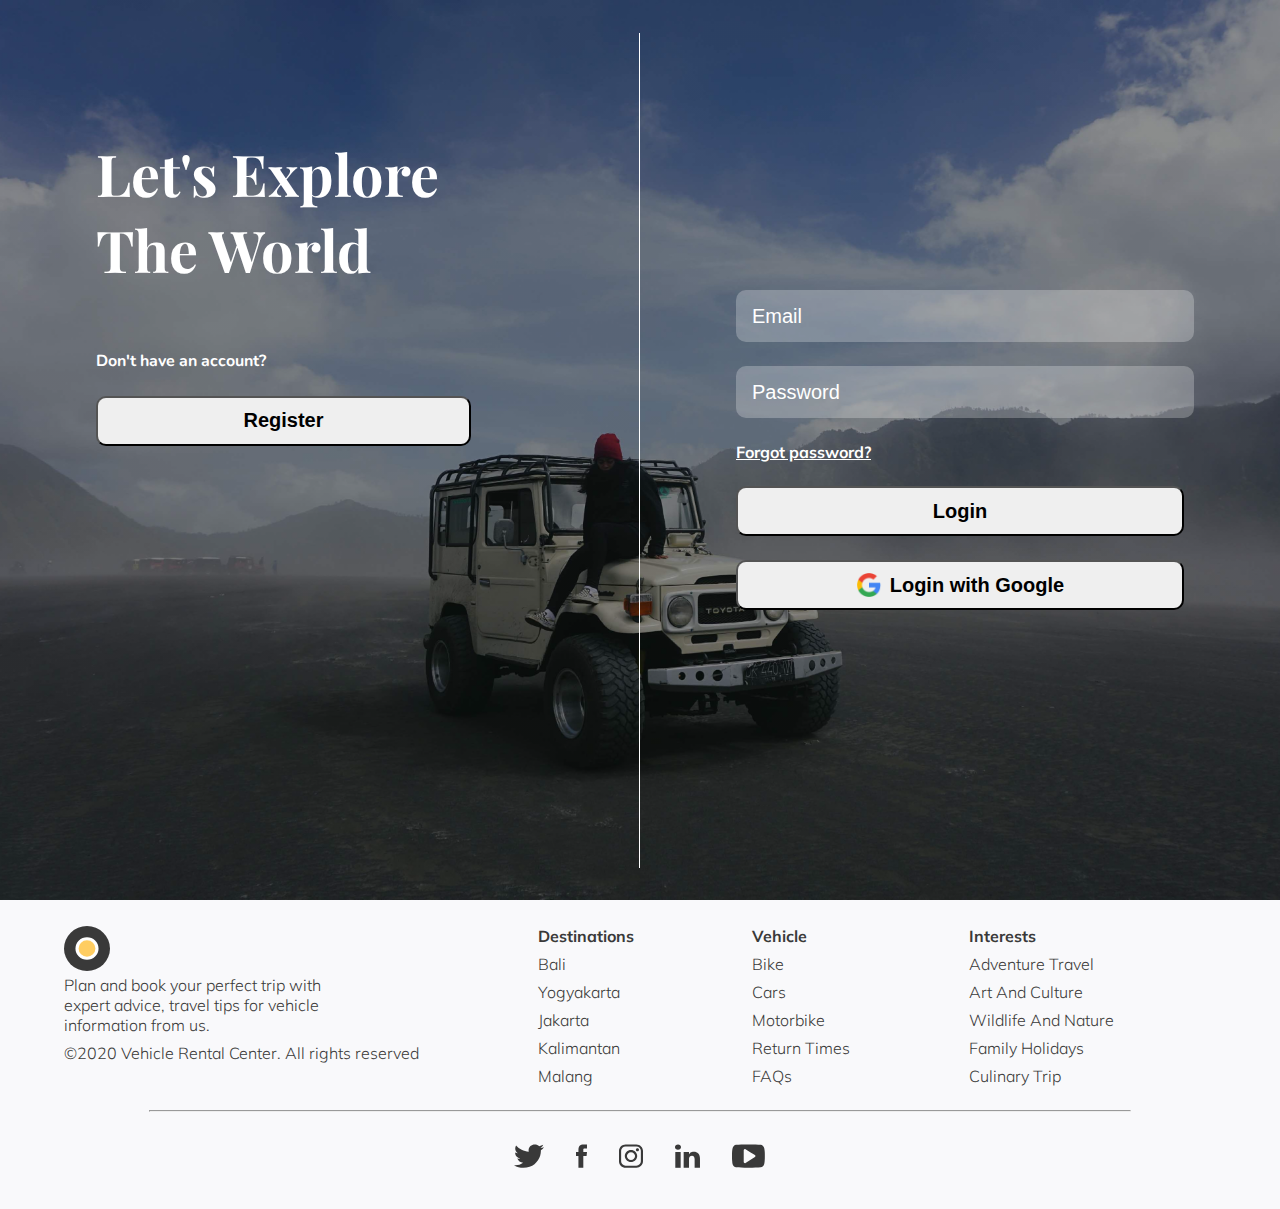
<file: login.html>
<!DOCTYPE html>
<html lang="en">
  <head>
    <meta charset="UTF-8" />
    <meta http-equiv="X-UA-Compatible" content="IE=edge" />
    <meta name="viewport" content="width=device-width, initial-scale=1.0" />
    <meta
      name="description"
      content="Login to vehicle rental to rent your wanted vehicle."
    />

    <!-- bootstrap -->
    <link
      href="https://cdn.jsdelivr.net/npm/bootstrap@5.1.3/dist/css/bootstrap.min.css"
      rel="stylesheet"
      integrity="sha384-1BmE4kWBq78iYhFldvKuhfTAU6auU8tT94WrHftjDbrCEXSU1oBoqyl2QvZ6jIW3"
      crossorigin="anonymous"
    />
    <!-- bootstrap -->

    <!-- css -->
    <link rel="stylesheet" href="login.css" />

    <!-- Fonts -->
    <link rel="preconnect" href="https://fonts.googleapis.com" />
    <link rel="preconnect" href="https://fonts.gstatic.com" crossorigin />
    <link
      href="https://fonts.googleapis.com/css2?family=Mulish:wght@300;400;700&family=Nunito:wght@300;400;600;700;900&family=Playfair+Display:wght@400;700;900&family=Roboto:wght@900&display=swap"
      rel="stylesheet"
    />
    <!-- Fonts -->

    <title>Login | Vehicle Rental</title>
  </head>
  <body>
    <section class="main">
      <section class="left-section">
        <header>
          <h1>
            <p>Let's Explore</p>
            <p>The World</p>
          </h1>
        </header>
        <p class="register1">Don't have an account?</p>
        <a style="text-decoration: none" href="/register.html"
          ><button
            style="max-width: 375px"
            class="btn bg-dark text-warning fixed-width register1"
          >
            Register
          </button></a
        >
      </section>
      <section class="right-section">
        <input
          type="email"
          class="custom-form fixed-width"
          placeholder="Email"
          name="email"
          id="email"
        />
        <input
          type="password"
          class="custom-form fixed-width"
          placeholder="Password"
          name="Password"
          id="Password"
        />
        <a style="font-family: 'Mulish', sans-serif" href="#"
          >Forgot password?</a
        >
        <a href="/home.html"
          ><button class="btn btn-warning fixed-width">Login</button></a
        >
        <button class="btn bg-light fixed-width icon-button">
          <i class="icon-google"></i>Login with Google
        </button>
        <p class="register2 text-center">
          Don't have account? <a href="register.html">Register</a> now
        </p>
      </section>
    </section>
    <footer>
      <section class="grid-footer">
        <div class="intro">
          <i class="logo"></i>
          <p class="mt-3">
            Plan and book your perfect trip with <br class="break" />
            expert advice, travel tips for vehicle <br class="break" />
            information from us.
          </p>
          <p class="mt-5">©2020 Vehicle Rental Center. All rights reserved</p>
        </div>
        <div class="destinations">
          <p class="footer-title">Destinations</p>
          <p><a href="#">Bali</a></p>
          <p><a href="#">Yogyakarta</a></p>
          <p><a href="#">Jakarta</a></p>
          <p><a href="#">Kalimantan</a></p>
          <p><a href="#">Malang</a></p>
        </div>
        <div class="vehicles">
          <p class="footer-title">Vehicle</p>
          <p><a href="#">Bike</a></p>
          <p><a href="#">Cars</a></p>
          <p><a href="#">Motorbike</a></p>
          <p><a href="#">Return Times</a></p>
          <p><a href="#">FAQs</a></p>
        </div>
        <div class="interests">
          <p class="footer-title">Interests</p>
          <p><a href="#">Adventure Travel</a></p>
          <p><a href="#">Art And Culture</a></p>
          <p><a href="#">Wildlife And Nature</a></p>
          <p><a href="#">Family Holidays</a></p>
          <p><a href="#">Culinary Trip</a></p>
        </div>
      </section>
      <hr class="line" />
      <section class="social">
        <a href="#twitter.com/"
          ><i class="icon icon-twitter" alt="twitter"></i>twitter</a
        >
        <a href="#facebook.com/"
          ><i class="icon icon-facebook" alt="facebook"></i>facebook</a
        >
        <a href="#instagram.com/"
          ><i class="icon icon-instagram" alt="instagram"></i>instagram</a
        >
        <a href="#linkedin.com/"
          ><i class="icon icon-linkedin" alt="linkedin"></i>linkedin</a
        >
        <a href="#youtube.com/"
          ><i class="icon icon-youtube" alt="youtube"></i>youtube</a
        >
      </section>
    </footer>
  </body>
</html>
</file>
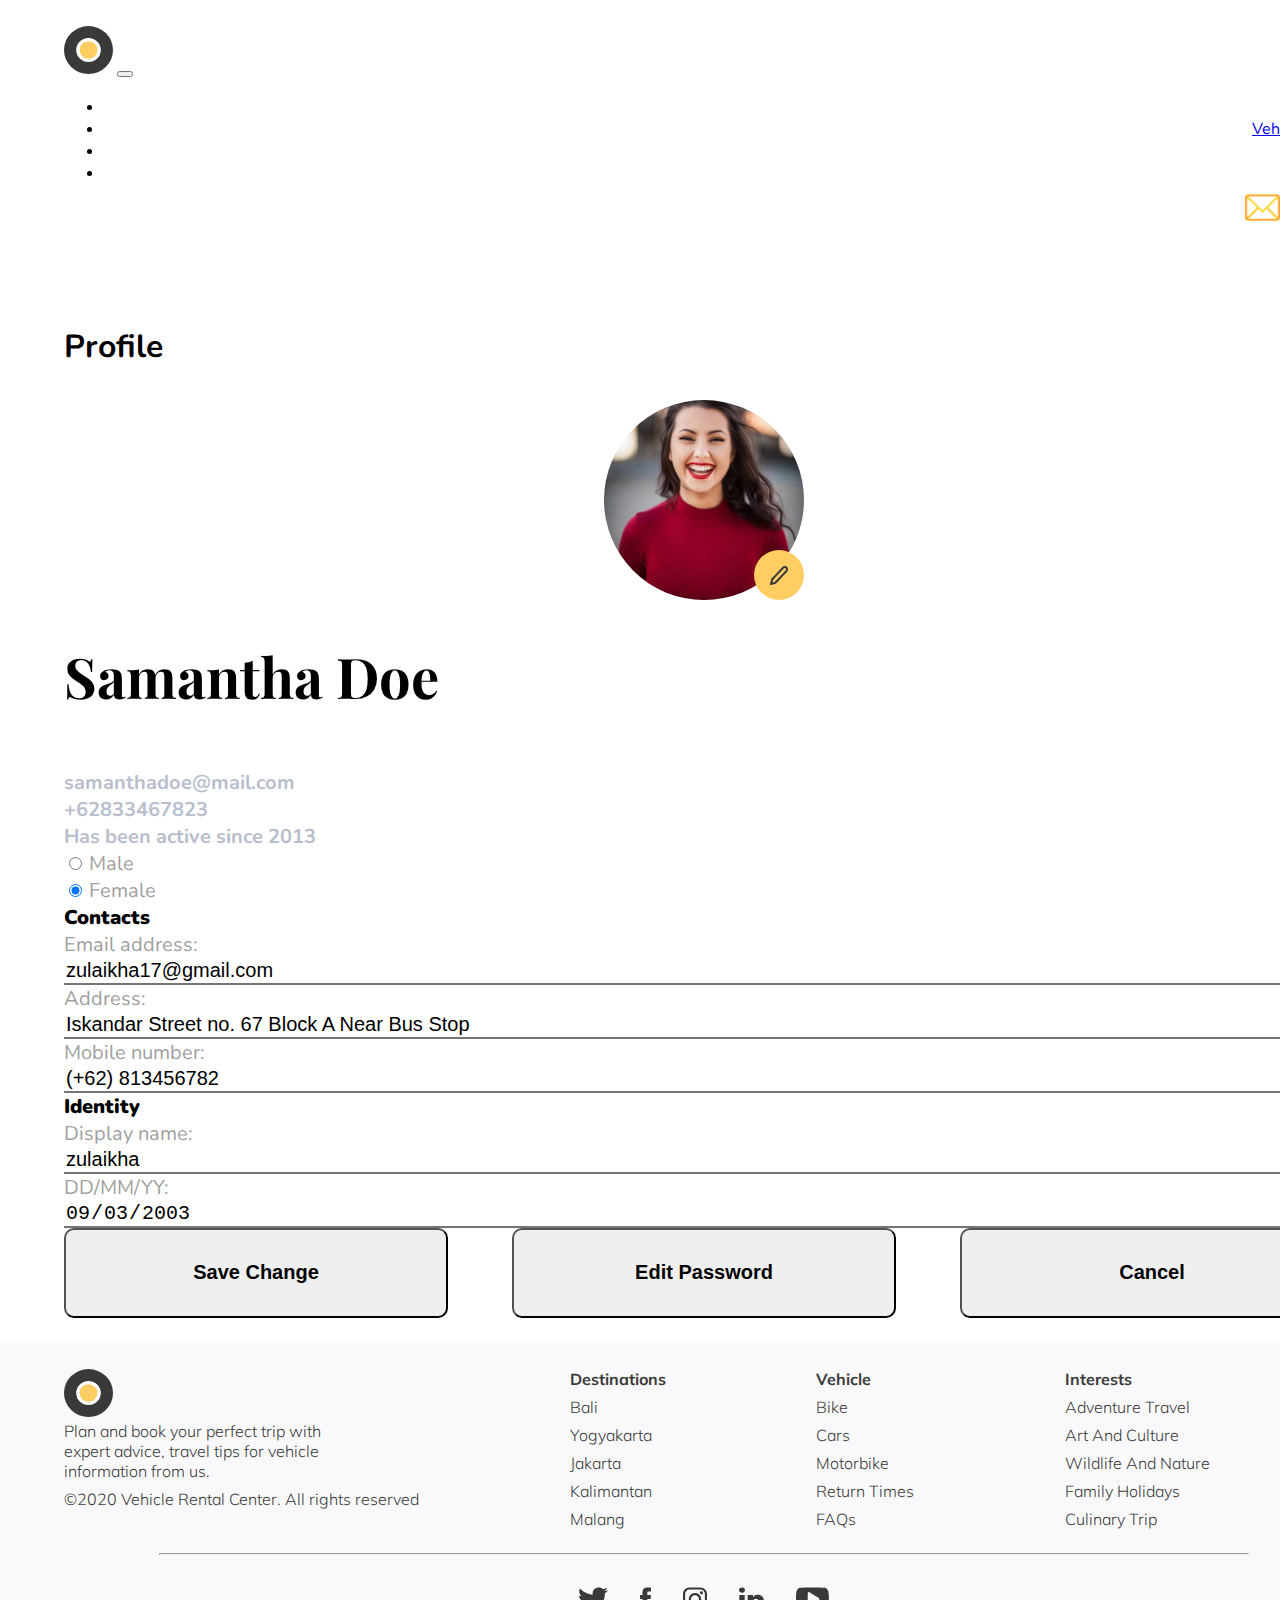
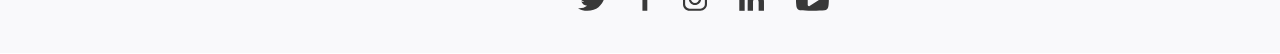
<file: profile.html>
<!DOCTYPE html>
<html lang="en">
  <head>
    <meta charset="UTF-8" />
    <meta http-equiv="X-UA-Compatible" content="IE=edge" />
    <meta name="viewport" content="width=device-width, initial-scale=1.0" />
    <meta name="description" content="Profile." />

    <!-- bootstrap -->
    <link
      href="https://cdn.jsdelivr.net/npm/bootstrap@5.1.3/dist/css/bootstrap.min.css"
      rel="stylesheet"
      integrity="sha384-1BmE4kWBq78iYhFldvKuhfTAU6auU8tT94WrHftjDbrCEXSU1oBoqyl2QvZ6jIW3"
      crossorigin="anonymous"
    />
    <!-- bootstrap -->

    <!-- css -->
    <link rel="stylesheet" href="profile.css" />

    <!-- Fonts -->
    <link rel="preconnect" href="https://fonts.googleapis.com" />
    <link rel="preconnect" href="https://fonts.gstatic.com" crossorigin />
    <link
      href="https://fonts.googleapis.com/css2?family=Mulish:wght@300;400;700&family=Nunito:wght@300;400;600;700;900&family=Playfair+Display:wght@400;700;900&family=Roboto:wght@900&display=swap"
      rel="stylesheet"
    />
    <!-- Fonts -->

    <title>Samantha Doe | Vehicle Rental</title>
  </head>
  <body>
    <header>
      <nav class="navbar navbar-expand-sm navbar-light p-0">
        <div class="container-fluid p-0 expanded">
          <a class="icon-home hide-text" href="home.html"
            ><i class="logo" alt="logo"></i>Home</a
          >
          <button
            class="navbar-toggler"
            type="button"
            data-bs-toggle="collapse"
            data-bs-target="#navbarSupportedContent"
            aria-controls="navbarSupportedContent"
            aria-expanded="false"
            aria-label="Toggle navigation"
          >
            <span class="navbar-toggler-icon"></span>
          </button>
          <div class="collapse navbar-collapse" id="navbarSupportedContent">
            <ul class="navbar-nav">
              <li class="nav-item">
                <a class="nav-link" aria-current="page" href="home.html"
                  >Home</a
                >
              </li>
              <li class="nav-item">
                <a class="nav-link" href="#">Vehicle Type</a>
              </li>
              <li class="nav-item">
                <a class="nav-link" href="#">History</a>
              </li>
              <li class="nav-item">
                <a class="nav-link" href="#">About</a>
              </li>
              <hr class="line-nav" />
              <div class="button-email-profile">
                <a class="hide-text" href="#"
                  ><i class="icon-email email"></i>Email</a
                >
                <a class="hide-text" href="profile.html"
                  ><img
                    src="./assets/samantha.jpg"
                    class="icon-profile prof"
                    alt="profile"
                  />Profile</a
                >
              </div>
            </ul>
          </div>
        </div>
      </nav>
    </header>
    <section class="content">
      <h2>Profile</h2>
      <section class="profile text-center">
        <div class="profile-picture-container">
          <img src="./assets/samantha.jpg" class="profile-picture" alt="" />
          <div class="edit-profile-picture">
            <img src="./assets/edit.png" alt="" />
          </div>
        </div>
        <h1>Samantha Doe</h1>
        <p class="info">samanthadoe@mail.com</p>
        <p class="info">+62833467823</p>
        <p class="info">Has been active since 2013</p>
        <div class="form-check form-check-inline">
          <input class="form-check-input" type="radio" id="male" value="male" />
          <label class="form-check-label" for="male">Male</label>
        </div>
        <div class="form-check form-check-inline">
          <input
            class="form-check-input"
            type="radio"
            id="female"
            value="female"
            checked
          />
          <label class="form-check-label" for="female">Female</label>
        </div>
      </section>
      <p class="section-title">Contacts</p>
      <section class="contact">
        <div class="form-group mb-4">
          <label for="email">Email address:</label>
          <input
            type="email"
            class="custom-form"
            id="email"
            value="zulaikha17@gmail.com"
          />
        </div>
        <div class="form-group mb-4">
          <label for="address">Address:</label>
          <input
            type="text"
            class="custom-form"
            id="address"
            value="Iskandar Street no. 67 Block A Near Bus Stop"
          />
        </div>
        <div class="form-group mb-4">
          <label for="phone">Mobile number:</label>
          <input
            type="phone"
            class="custom-form"
            id="phone"
            value="(+62) 813456782"
          />
        </div>
      </section>
      <p class="section-title">Identity</p>
      <section class="identity">
        <div class="row mb-5">
          <div class="col">
            <label for="display-name">Display name:</label>
            <input
              type="text"
              class="custom-form"
              id="display-name"
              value="zulaikha"
            />
          </div>
          <div class="col">
            <label for="date">DD/MM/YY:</label>
            <input
              type="date"
              class="custom-form"
              id="date"
              value="2003-09-03"
            />
          </div>
        </div>
      </section>
      <section class="action">
        <button class="btn btn-warning action-button">Save Change</button>
        <button class="btn btn-dark text-warning action-button">
          Edit Password
        </button>
        <button class="btn btn-light action-button">Cancel</button>
      </section>
    </section>
    <footer>
      <section class="grid-footer">
        <div class="intro">
          <i class="logo"></i>
          <p class="mt-3">
            Plan and book your perfect trip with <br class="break" />
            expert advice, travel tips for vehicle <br class="break" />
            information from us.
          </p>
          <p class="mt-5">©2020 Vehicle Rental Center. All rights reserved</p>
        </div>
        <div class="destinations">
          <p class="footer-title">Destinations</p>
          <p><a href="#">Bali</a></p>
          <p><a href="#">Yogyakarta</a></p>
          <p><a href="#">Jakarta</a></p>
          <p><a href="#">Kalimantan</a></p>
          <p><a href="#">Malang</a></p>
        </div>
        <div class="vehicles">
          <p class="footer-title">Vehicle</p>
          <p><a href="#">Bike</a></p>
          <p><a href="#">Cars</a></p>
          <p><a href="#">Motorbike</a></p>
          <p><a href="#">Return Times</a></p>
          <p><a href="#">FAQs</a></p>
        </div>
        <div class="interests">
          <p class="footer-title">Interests</p>
          <p><a href="#">Adventure Travel</a></p>
          <p><a href="#">Art And Culture</a></p>
          <p><a href="#">Wildlife And Nature</a></p>
          <p><a href="#">Family Holidays</a></p>
          <p><a href="#">Culinary Trip</a></p>
        </div>
      </section>
      <hr class="line" />
      <section class="social">
        <a href="#twitter.com/"
          ><i class="icon icon-twitter" alt="twitter"></i>twitter</a
        >
        <a href="#facebook.com/"
          ><i class="icon icon-facebook" alt="facebook"></i>facebook</a
        >
        <a href="#instagram.com/"
          ><i class="icon icon-instagram" alt="instagram"></i>instagram</a
        >
        <a href="#linkedin.com/"
          ><i class="icon icon-linkedin" alt="linkedin"></i>linkedin</a
        >
        <a href="#youtube.com/"
          ><i class="icon icon-youtube" alt="youtube"></i>youtube</a
        >
      </section>
    </footer>

    <script
      src="https://cdn.jsdelivr.net/npm/bootstrap@5.0.2/dist/js/bootstrap.bundle.min.js"
      integrity="sha384-MrcW6ZMFYlzcLA8Nl+NtUVF0sA7MsXsP1UyJoMp4YLEuNSfAP+JcXn/tWtIaxVXM"
      crossorigin="anonymous"
    ></script>
  </body>
</html>
</file>
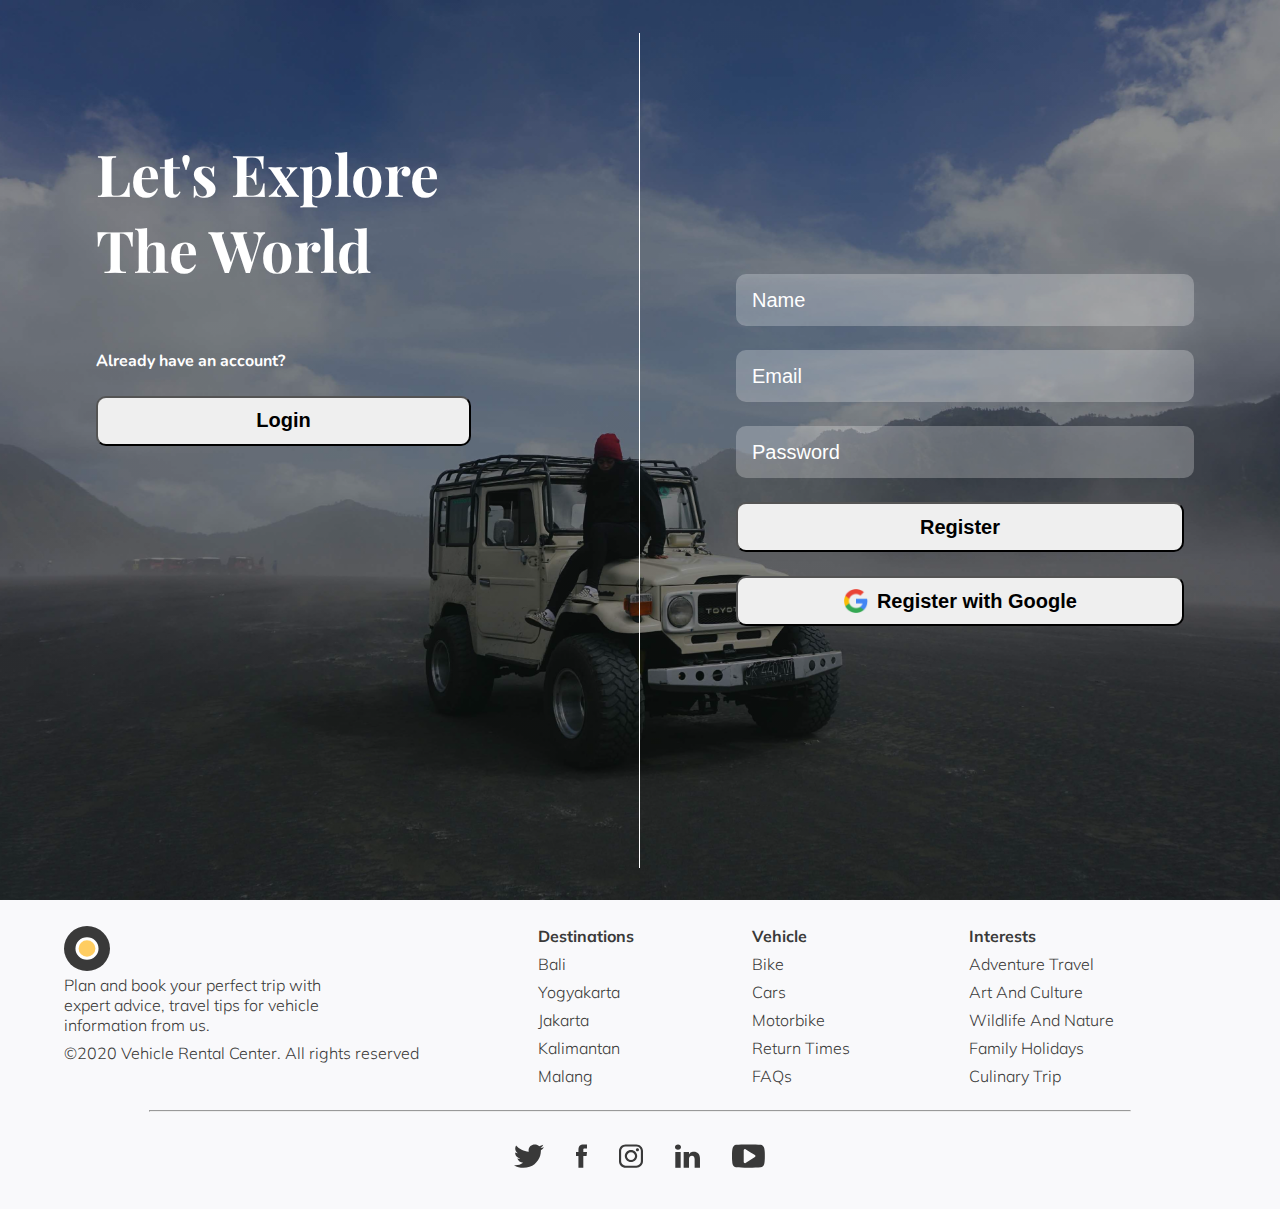
<file: register.html>
<!DOCTYPE html>
<html lang="en">
  <head>
    <meta charset="UTF-8" />
    <meta http-equiv="X-UA-Compatible" content="IE=edge" />
    <meta name="viewport" content="width=device-width, initial-scale=1.0" />
    <meta
      name="description"
      content="Login to vehicle rental to rent your wanted vehicle."
    />

    <!-- bootstrap -->
    <link
      href="https://cdn.jsdelivr.net/npm/bootstrap@5.1.3/dist/css/bootstrap.min.css"
      rel="stylesheet"
      integrity="sha384-1BmE4kWBq78iYhFldvKuhfTAU6auU8tT94WrHftjDbrCEXSU1oBoqyl2QvZ6jIW3"
      crossorigin="anonymous"
    />
    <!-- bootstrap -->

    <!-- css -->
    <link rel="stylesheet" href="register.css" />

    <!-- Fonts -->
    <link rel="preconnect" href="https://fonts.googleapis.com" />
    <link rel="preconnect" href="https://fonts.gstatic.com" crossorigin />
    <link
      href="https://fonts.googleapis.com/css2?family=Mulish:wght@300;400;700&family=Nunito:wght@300;400;600;700;900&family=Playfair+Display:wght@400;700;900&family=Roboto:wght@900&display=swap"
      rel="stylesheet"
    />
    <!-- Fonts -->

    <title>Register | Vehicle Rental</title>
  </head>
  <body>
    <section class="main">
      <section class="left-section">
        <header>
          <h1>
            <p>Let's Explore</p>
            <p>The World</p>
          </h1>
        </header>
        <p class="login1">Already have an account?</p>
        <a style="text-decoration: none" href="/login.html"
          ><button
            style="max-width: 375px"
            class="btn bg-dark text-warning fixed-width login1"
          >
            Login
          </button></a
        >
      </section>
      <section class="right-section">
        <input
          type="name"
          class="custom-form fixed-width"
          placeholder="Name"
          name="name"
          id="name"
        />
        <input
          type="email"
          class="custom-form fixed-width"
          placeholder="Email"
          name="email"
          id="email"
        />
        <input
          type="password"
          class="custom-form fixed-width"
          placeholder="Password"
          name="Password"
          id="Password"
        />
        <a href="/home.html"
          ><button class="btn btn-warning fixed-width">Register</button></a
        >
        <button class="btn bg-light fixed-width icon-button">
          <i class="icon-google"></i>Register with Google
        </button>
        <p class="login2 text-center">
          Already have an account? <a href="login.html">Login</a> now
        </p>
      </section>
    </section>
    <footer>
      <section class="grid-footer">
        <div class="intro">
          <i class="logo"></i>
          <p class="mt-3">
            Plan and book your perfect trip with <br class="break" />
            expert advice, travel tips for vehicle <br class="break" />
            information from us.
          </p>
          <p class="mt-5">©2020 Vehicle Rental Center. All rights reserved</p>
        </div>
        <div class="destinations">
          <p class="footer-title">Destinations</p>
          <p><a href="#">Bali</a></p>
          <p><a href="#">Yogyakarta</a></p>
          <p><a href="#">Jakarta</a></p>
          <p><a href="#">Kalimantan</a></p>
          <p><a href="#">Malang</a></p>
        </div>
        <div class="vehicles">
          <p class="footer-title">Vehicle</p>
          <p><a href="#">Bike</a></p>
          <p><a href="#">Cars</a></p>
          <p><a href="#">Motorbike</a></p>
          <p><a href="#">Return Times</a></p>
          <p><a href="#">FAQs</a></p>
        </div>
        <div class="interests">
          <p class="footer-title">Interests</p>
          <p><a href="#">Adventure Travel</a></p>
          <p><a href="#">Art And Culture</a></p>
          <p><a href="#">Wildlife And Nature</a></p>
          <p><a href="#">Family Holidays</a></p>
          <p><a href="#">Culinary Trip</a></p>
        </div>
      </section>
      <hr class="line" />
      <section class="social">
        <a href="#twitter.com/"
          ><i class="icon icon-twitter" alt="twitter"></i>twitter</a
        >
        <a href="#facebook.com/"
          ><i class="icon icon-facebook" alt="facebook"></i>facebook</a
        >
        <a href="#instagram.com/"
          ><i class="icon icon-instagram" alt="instagram"></i>instagram</a
        >
        <a href="#linkedin.com/"
          ><i class="icon icon-linkedin" alt="linkedin"></i>linkedin</a
        >
        <a href="#youtube.com/"
          ><i class="icon icon-youtube" alt="youtube"></i>youtube</a
        >
      </section>
    </footer>
  </body>
</html>
</file>
<file: detail.css>
html,
body {
  width: 100vw;
  margin: 0px;
  padding: 0px;
  overflow-x: hidden;
  font-family: "Nunito", sans-serif;
}

header,
footer,
.content {
  width: 100%;
  padding: 2vmax 5vmax;
}

p {
  margin: 0;
}

/* header */
header {
  background-color: #fff;
}

.hide-text {
  font-size: 0;
}

.icon-home {
  margin-bottom: auto;
}

.icon-home:hover {
  opacity: 0.7;
}

.logo {
  content: url("./assets/logo.svg");
  height: 3rem;
}

div.navbar-collapse {
  flex-grow: initial;
}

li.nav-item {
  text-align: end;
  margin: auto 0;
}

hr.line-nav {
  color: #c4c4c4;
  width: 100%;
  margin: 0.5rem 0 1rem;
}

.button-email-profile {
  padding-left: 0.5rem;
  display: flex;
  justify-content: end;
  align-items: center;
  gap: 1rem;
}

.icon-email {
  content: url("./assets/email.png");
  height: 2rem;
}

.icon-profile {
  width: 3rem;
  height: 3rem;
  object-fit: cover;
  border-radius: 50%;
}

/* content */
.vehicle {
  display: grid;
  grid-template-columns: auto;
  grid-gap: 2vmax;
}

/* carousel */
#carousel-thumb {
  height: calc(100vw - 15vmax);
}

.sr-only {
  font-size: 0px;
}

/* detail */
h1,
h2 {
  font-weight: 700;
}

h1,
.location {
  font-family: "Playfair Display", sans-serif;
}

h1 {
  font-size: 2.5rem;
}

h2 {
  font-size: 1.5rem;
}

.location {
  margin-bottom: 2rem;
}

.availability {
  font-weight: 700;
  font-size: 1.5rem;
  color: #087e0d;
}

.payment {
  font-weight: 300;
  font-size: 1.5rem;
  color: #9b0a0a;
  margin-bottom: 2rem;
}

p.info {
  margin-bottom: 0.5rem;
}

.price {
  font-family: "Playfair Display", sans-serif;
  font-weight: 700;
  font-size: 2.25rem;
  text-align: end;
  margin-bottom: 2rem;
}

.count {
  display: flex;
  align-items: center;
  justify-content: space-evenly;
  font-weight: 900;
  font-size: 3rem;
}

button.count-button {
  width: 5rem;
  font-weight: 900;
  font-size: 3rem;
  border-radius: 10px;
}

.action {
  margin-top: 2vmax;
  display: flex;
  justify-content: space-between;
}

.action-button {
  width: 30%;
  height: 90px;
  font-weight: 700;
  border-radius: 10px;
}

button.icon-button {
  display: flex;
  align-items: center;
  justify-content: center;
  gap: 0.5rem;
}

.icon-like {
  content: url("./assets/like.png");
  height: 1.5rem;
}

/* footer */
footer {
  background-color: #f9f9fb;
  color: #393939;
  font-family: "Mulish", sans-serif;
  font-weight: 300;
}

.grid-footer {
  display: grid;
  grid-template-areas:
    "a"
    "b"
    "c"
    "d";
  grid-gap: 1rem;
}

.grid-footer .intro {
  grid-area: a;
}

.grid-footer .destinations {
  grid-area: b;
}

.grid-footer .vehicles {
  grid-area: c;
}

.grid-footer .interests {
  grid-area: d;
}

br.break {
  display: none;
}

.grid-footer .footer-title {
  font-weight: 700;
}

.grid-footer p {
  margin-bottom: 0.5rem;
}

.grid-footer a {
  text-decoration: none;
  color: #393939;
}

.grid-footer a:hover {
  color: #393939;
  opacity: 0.7;
}

hr.line {
  color: #c4c4c4;
  width: 85%;
  margin: 1rem auto;
}

.social {
  display: flex;
  flex-wrap: wrap;
  justify-content: center;
}

.social a {
  font-size: 0px;
  color: #393939;
}

.icon {
  height: 1.5rem;
  margin: 1rem;
}

.icon:hover {
  opacity: 0.7;
}
.icon-twitter {
  content: url("./assets/icon-twitter.svg");
}
.icon-facebook {
  content: url("./assets/icon-facebook.svg");
}
.icon-instagram {
  content: url("./assets/icon-instagram.svg");
}
.icon-linkedin {
  content: url("./assets/icon-linkedin.svg");
}
.icon-youtube {
  content: url("./assets/icon-youtube.svg");
}

@media (min-width: 576px) {
  /* header */
  hr.line-nav {
    display: none;
  }

  /* content */
  .vehicle {
    display: grid;
    grid-template-columns: 50% auto;
    grid-gap: 2vmax;
  }

  /* carousel */
  #carousel-thumb {
    height: calc(50vw - 10vmax);
  }

  /* footer */
  .grid-footer {
    grid-template-areas:
      "a a a"
      "b c d";
    justify-content: space-between;
  }
}

@media (min-width: 768px) {
  /* content */
  h1 {
    font-size: 3.5rem;
  }

  h2 {
    font-size: 2rem;
  }

  .action-button {
    font-size: 1.25rem;
  }

  /* footer */
}

@media (min-width: 992px) {
  /* footer */
  .grid-footer {
    grid-template-areas: "a b c d";
    justify-content: initial;
  }

  br.break {
    display: initial;
  }
}
</file>
<file: home.css>
html,
body {
  width: 100vw;
  margin: 0px;
  padding: 0px;
  overflow-x: hidden;
  font-family: "Nunito", sans-serif;
}

header,
footer,
.finder-content,
.content {
  width: 100%;
  padding: 2vmax 5vmax;
}

p {
  margin: 0;
}

/* header */
header {
  background-color: #fff;
}

.hide-text {
  font-size: 0;
}

.icon-home {
  margin-bottom: auto;
}

.icon-home:hover {
  opacity: 0.7;
}

.logo {
  content: url("./assets/logo.svg");
  height: 3rem;
}

div.navbar-collapse {
  flex-grow: initial;
}

li.nav-item {
  text-align: end;
  margin: auto 0;
}

hr.line-nav {
  color: #c4c4c4;
  width: 100%;
  margin: 0.5rem 0 1rem;
}

.button-login-register {
  padding-left: 0.5rem;
  display: flex;
  justify-content: end;
  align-items: center;
  gap: 1rem;
}

/* finder */
.finder-container {
  height: calc(100vh - 45px - 4vmax);
  background-image: linear-gradient(#0000004d 100%, #fff 0%),
    url("./assets/explore.jpg");
  background-size: cover;
  background-repeat: no-repeat;
  background-position: center;
  color: #fff;
  font-weight: 900;
}

h1,
h2 {
  font-family: "Playfair Display", sans-serif;
  font-weight: 700;
}

h1 {
  font-size: 2.5rem;
  margin-bottom: 2.5rem;
}

h2 {
  font-size: 1.5rem;
  margin-bottom: 1.5rem;
}

hr.finder-line {
  border-top: 1px solid red;
  background-color: red;
  width: 2rem;
  margin: 0;
  margin-bottom: 3rem;
}

.finder button {
  color: #000;
  font-weight: 900;
}

.form {
  display: grid;
  grid-template-columns: 100%;
  grid-template-rows: 3rem 3rem 3rem 3rem 3rem;
  grid-gap: 1rem;
}

.form .input-form {
  background-color: #ffffff40;
  border: 0px;
  color: #fff;
  border-radius: 5px;
  font-weight: 700;
}

.input-form option {
  color: #000;
}

::-webkit-calendar-picker-indicator {
  filter: invert(1);
}

.button-explore {
  width: 50%;
}

/* content (popular & testimony)*/
.section-title {
  display: flex;
  justify-content: space-between;
  align-items: center;
  margin-bottom: 2rem;
}

.section-title a {
  text-decoration: none;
  color: #fb8f1d;
}

.section-title a:hover {
  opacity: 0.7;
}

.popular {
  padding-bottom: 2vmax;
  display: grid;
  grid-template-columns: calc(100vw - 10vmax);
  grid-template-rows: repeat(4, calc(calc(4 / 3) * calc(100vw - 10vmax)));
  grid-gap: 2vmax;
}

[class^="popular-card"] {
  border-radius: 10px;
}

.popular-card1 {
  background-image: url("./assets/van-forest.jpg");
  background-size: cover;
  background-repeat: no-repeat;
  background-position: center;
  position: relative;
}

.popular-card2 {
  background-image: url("./assets/ride-extreme.jpg");
  background-size: cover;
  background-repeat: no-repeat;
  background-position: center;
  position: relative;
}

.popular-card3 {
  background-image: url("./assets/jeep-bromo.jpg");
  background-size: cover;
  background-repeat: no-repeat;
  background-position: center;
  position: relative;
}

.popular-card4 {
  background-image: url("./assets/ride-town.jpg");
  background-size: cover;
  background-repeat: no-repeat;
  background-position: center;
  position: relative;
}

.pc-text {
  width: 120px;
  height: 50px;
  padding-left: 0.5rem;
  border-radius: 0px 5px 0px 10px;
  background-color: #fff;
  position: absolute;
  bottom: 0px;
}

.pc-title {
  font-weight: 600;
}

.testimony {
  background-color: #f9f9fb;
  border-radius: 25px;
}

div.carousel-inner {
  height: 100%;
}

.testimony-card {
  display: grid !important;
  grid-template-columns: auto;
  grid-template-rows: calc(calc(4 / 3) * calc(100vw - 12vmax)) auto;
  grid-gap: 2vmax;
  padding: 2vmax;
}

.testimony-photo img {
  width: 100%;
  height: 100%;
  object-fit: cover;
  border-radius: 15px;
}

.testimony-detail {
  display: flex;
  flex-direction: column;
  gap: 2vmax;
}

.testimony-comment {
  font-family: "Mulish", sans-serif;
}

.testimony-user {
  font-weight: 700;
}

/* footer */
footer {
  background-color: #f9f9fb;
  color: #393939;
  font-family: "Mulish", sans-serif;
  font-weight: 300;
}

.grid-footer {
  display: grid;
  grid-template-areas:
    "a"
    "b"
    "c"
    "d";
  grid-gap: 1rem;
}

.grid-footer .intro {
  grid-area: a;
}

.grid-footer .destinations {
  grid-area: b;
}

.grid-footer .vehicles {
  grid-area: c;
}

.grid-footer .interests {
  grid-area: d;
}

br.break {
  display: none;
}

.grid-footer .footer-title {
  font-weight: 700;
}

.grid-footer p {
  margin-bottom: 0.5rem;
}

.grid-footer a {
  text-decoration: none;
  color: #393939;
}

.grid-footer a:hover {
  color: #393939;
  opacity: 0.7;
}

hr.line {
  color: #c4c4c4;
  width: 85%;
  margin: 1rem auto;
}

.social {
  display: flex;
  flex-wrap: wrap;
  justify-content: center;
}

.social a {
  font-size: 0px;
  color: #393939;
}

.icon {
  height: 1.5rem;
  margin: 1rem;
}

.icon:hover {
  opacity: 0.7;
}
.icon-twitter {
  content: url("./assets/icon-twitter.svg");
}
.icon-facebook {
  content: url("./assets/icon-facebook.svg");
}
.icon-instagram {
  content: url("./assets/icon-instagram.svg");
}
.icon-linkedin {
  content: url("./assets/icon-linkedin.svg");
}
.icon-youtube {
  content: url("./assets/icon-youtube.svg");
}

@media (min-width: 576px) {
  /* header */
  hr.line-nav {
    display: none;
  }

  /* finder */
  .finder-content {
    height: 100%;
    display: flex;
    flex-direction: column;
  }

  .form {
    display: grid;
    grid-template-columns: repeat(2, 15rem);
    grid-template-rows: repeat(3, 3rem);
  }

  /* popular & testimony */
  .popular {
    display: grid;
    grid-template-columns: repeat(2, calc((100vw - 12vmax) / 2));
    grid-template-rows: repeat(2, calc((4 / 3) * calc((100vw - 12vmax) / 2)));
    grid-gap: 2vmax;
  }

  button.explore {
    width: 100%;
  }

  .testimony-card {
    grid-template-areas: "a b";
    grid-template-columns: repeat(2, calc((100vw - 16vmax) / 2));
    grid-template-rows: calc(calc(4 / 3) * calc((100vw - 16vmax) / 2));
  }

  .testimony-photo {
    grid-area: b;
  }

  .testimony-detail {
    justify-content: center;
    grid-area: a;
  }

  /* footer */
  .grid-footer {
    grid-template-areas:
      "a a a"
      "b c d";
    justify-content: space-between;
  }
}

@media (min-width: 768px) {
  /* finder */
  h1 {
    font-size: 3.5rem;
    margin-bottom: 3.5rem;
  }

  h2 {
    font-size: 2rem;
    margin: 0;
  }

  /* popular & testimony */
  .popular {
    display: grid;
    grid-template-columns: repeat(4, calc((100vw - 16vmax) / 4));
    grid-template-rows: calc((4 / 3) * calc((100vw - 16vmax) / 4));
    grid-gap: 2vmax;
  }

  .testimony-comment,
  .testimony-user {
    font-size: 1.5rem;
  }

  /* footer */
}

@media (min-width: 992px) {
  .testimony-card {
    grid-template-areas: "a b";
    grid-template-columns: repeat(2, calc((100vw - 36vmax) / 2));
    grid-template-rows: calc(calc(4 / 3) * calc((100vw - 36vmax) / 2));
  }

  .testimony-container {
    margin: 0 10vmax;
  }

  /* footer */
  .grid-footer {
    grid-template-areas: "a b c d";
    justify-content: initial;
  }

  br.break {
    display: initial;
  }
}
</file>
<file: login.css>
html,
body {
  width: 100vw;
  margin: 0px;
  padding: 0px;
  overflow-x: hidden;
  font-family: "Nunito", sans-serif;
}

h1 {
  font-family: "Playfair Display", sans-serif;
  font-weight: 700;
  font-size: calc(2rem + 2vw);
}

p {
  margin: 0;
}

/* main */
.main {
  height: 100vh;
  background-image: linear-gradient(#00000066 100%, #fff 0%),
    url("./assets/jeep-bromo.jpg");
  background-size: cover;
  background-repeat: no-repeat;
  background-position: center;
  color: #fff;
}

.main a {
  color: #fff;
  /* text-decoration: none; */
}

.left-section,
.right-section {
  padding: 15%;
  display: flex;
  flex-direction: column;
  gap: 1.5rem;
  font-weight: 700;
}

.fixed-width {
  width: 100%;
  height: 50px;
  border-radius: 10px;
}

button.fixed-width {
  width: 100%;
  font-weight: 900;
}

.left-section {
  padding-top: 5vmax;
  margin: auto 0px;
}

.register1 {
  display: none;
}

.right-section {
  justify-content: center;
}

.custom-form,
.custom-form:focus {
  padding-left: 0.5rem;
  background-color: #ffffff40;
  border: 0px;
  color: #fff;
  border-radius: 10px;
}

.custom-form::placeholder {
  padding-left: 0.5rem;
  color: #fff;
}

.icon-google {
  content: url("./assets/icon-google.png");
  height: 1.5rem;
}

button.icon-button {
  display: flex;
  align-items: center;
  justify-content: center;
  gap: 0.5rem;
}

/* footer */
footer {
  padding: 2vmax 5vmax;
  background-color: #f9f9fb;
  color: #393939;
  font-family: "Mulish", sans-serif;
  font-weight: 300;
}

.grid-footer {
  display: grid;
  grid-template-areas:
    "a"
    "b"
    "c"
    "d";
  grid-gap: 1rem;
}

.grid-footer .intro {
  grid-area: a;
}

.grid-footer .destinations {
  grid-area: b;
}

.grid-footer .vehicles {
  grid-area: c;
}

.grid-footer .interests {
  grid-area: d;
}

br.break {
  display: none;
}

.grid-footer .footer-title {
  font-weight: 700;
}

.grid-footer p {
  margin-bottom: 0.5rem;
}

.grid-footer a {
  text-decoration: none;
  color: #393939;
}

.grid-footer a:hover {
  color: #393939;
  opacity: 0.7;
}

hr.line {
  color: #c4c4c4;
  width: 85%;
  margin: 1rem auto;
}

.social {
  display: flex;
  flex-wrap: wrap;
  justify-content: center;
}

.social a {
  font-size: 0px;
  color: #393939;
}

.icon {
  height: 1.5rem;
  margin: 1rem;
}

.logo {
  content: url("./assets/logo.svg");
  height: 45px;
}

.icon:hover {
  opacity: 0.7;
}
.icon-twitter {
  content: url("./assets/icon-twitter.svg");
}
.icon-facebook {
  content: url("./assets/icon-facebook.svg");
}
.icon-instagram {
  content: url("./assets/icon-instagram.svg");
}
.icon-linkedin {
  content: url("./assets/icon-linkedin.svg");
}
.icon-youtube {
  content: url("./assets/icon-youtube.svg");
}

@media (min-width: 576px) {
  /* main */
  .main {
    display: grid;
    grid-template-columns: 50vw 50vw;
  }

  .left-section {
    border-right: 1px solid #fff;
    height: 75vh;
  }

  .register1 {
    display: initial;
  }

  .register2 {
    display: none;
  }

  /* footer */
  .grid-footer {
    grid-template-areas:
      "a a a"
      "b c d";
    justify-content: space-between;
  }
}

@media (min-width: 768px) {
  /* main */
  .fixed-width {
    font-size: 1.25rem;
  }

  /* footer */
}

@media (min-width: 992px) {
  /* footer */
  .grid-footer {
    grid-template-areas: "a b c d";
    justify-content: initial;
  }

  br.break {
    display: initial;
  }
}
</file>
<file: profile.css>
html,
body {
  width: 100vw;
  margin: 0px;
  padding: 0px;
  overflow-x: hidden;
  font-family: "Nunito", sans-serif;
}

header,
footer,
.content {
  width: 100%;
  padding: 2vmax 5vmax;
}

p {
  margin: 0;
}

/* header */
header {
  background-color: #fff;
}

.hide-text {
  font-size: 0;
}

.icon-home {
  margin-bottom: auto;
}

.icon-home:hover {
  opacity: 0.7;
}

.logo {
  content: url("./assets/logo.svg");
  height: 3rem;
}

div.navbar-collapse {
  flex-grow: initial;
}

li.nav-item {
  text-align: end;
  margin: auto 0;
}

hr.line-nav {
  color: #c4c4c4;
  width: 100%;
  margin: 0.5rem 0 1rem;
}

.button-email-profile {
  padding-left: 0.5rem;
  display: flex;
  justify-content: end;
  align-items: center;
  gap: 1rem;
}

.icon-email {
  content: url("./assets/email.png");
  height: 2rem;
}

.icon-profile {
  width: 3rem;
  height: 3rem;
  object-fit: cover;
  border-radius: 50%;
}

/* content */
h1,
h2 {
  font-weight: 700;
}

h1 {
  font-family: "Playfair Display", sans-serif;
  font-size: 2.5rem;
}

h2 {
  font-size: 1.5rem;
}

.profile-picture-container {
  width: 200px;
  height: 200px;
  position: relative;
  left: 50%;
  transform: translateX(-50%);
}

.edit-profile-picture {
  display: flex;
  align-items: center;
  justify-content: center;
  height: 50px;
  width: 50px;
  background-color: #ffcd61;
  border-radius: 50%;
  position: absolute;
  bottom: 0px;
  right: 0px;
}

.profile-picture {
  width: 100%;
  height: 100%;
  object-fit: cover;
  border-radius: 50%;
}

.info {
  font-weight: 700;
  color: #b8becd;
  margin-bottom: 0px;
}

.section-title {
  font-weight: 900;
}

.custom-form,
.custom-form:focus {
  width: 100%;
  border-top: none;
  border-left: none;
  border-right: none;
  display: block;
  font-weight: 400;
}

.form-check-input:checked {
  background-color: #ffcd61;
  border-color: #ffcd61;
}

label {
  font-weight: 400;
  color: #9f9f9f;
}

.action {
  display: flex;
  justify-content: space-between;
}

.action-button {
  width: 30%;
  height: 90px;
  font-weight: 700;
  border-radius: 10px;
}

/* footer */
footer {
  background-color: #f9f9fb;
  color: #393939;
  font-family: "Mulish", sans-serif;
  font-weight: 300;
}

.grid-footer {
  display: grid;
  grid-template-areas:
    "a"
    "b"
    "c"
    "d";
  grid-gap: 1rem;
}

.grid-footer .intro {
  grid-area: a;
}

.grid-footer .destinations {
  grid-area: b;
}

.grid-footer .vehicles {
  grid-area: c;
}

.grid-footer .interests {
  grid-area: d;
}

br.break {
  display: none;
}

.grid-footer .footer-title {
  font-weight: 700;
}

.grid-footer p {
  margin-bottom: 0.5rem;
}

.grid-footer a {
  text-decoration: none;
  color: #393939;
}

.grid-footer a:hover {
  color: #393939;
  opacity: 0.7;
}

hr.line {
  color: #c4c4c4;
  width: 85%;
  margin: 1rem auto;
}

.social {
  display: flex;
  flex-wrap: wrap;
  justify-content: center;
}

.social a {
  font-size: 0px;
  color: #393939;
}

.icon {
  height: 1.5rem;
  margin: 1rem;
}

.icon:hover {
  opacity: 0.7;
}
.icon-twitter {
  content: url("./assets/icon-twitter.svg");
}
.icon-facebook {
  content: url("./assets/icon-facebook.svg");
}
.icon-instagram {
  content: url("./assets/icon-instagram.svg");
}
.icon-linkedin {
  content: url("./assets/icon-linkedin.svg");
}
.icon-youtube {
  content: url("./assets/icon-youtube.svg");
}

@media (min-width: 576px) {
  /* header */
  hr.line-nav {
    display: none;
  }

  /* footer */
  .grid-footer {
    grid-template-areas:
      "a a a"
      "b c d";
    justify-content: space-between;
  }
}

@media (min-width: 768px) {
  /* content */
  h1 {
    font-size: 3.5rem;
    margin-bottom: 3.5rem;
  }

  h2 {
    font-size: 2rem;
    margin-bottom: 2rem;
  }

  .info {
    font-size: 1.25rem;
  }

  .section-title {
    font-size: 1.25rem;
  }

  .custom-form,
  .custom-form:focus {
    font-size: 1.25rem;
  }

  label {
    font-size: 1.25rem;
  }

  .action-button {
    font-size: 1.25rem;
  }

  /* footer */
}

@media (min-width: 992px) {
  /* footer */
  .grid-footer {
    grid-template-areas: "a b c d";
    justify-content: initial;
  }

  br.break {
    display: initial;
  }
}
</file>
<file: register.css>
html,
body {
  width: 100vw;
  margin: 0px;
  padding: 0px;
  overflow-x: hidden;
  font-family: "Nunito", sans-serif;
}

h1 {
  font-family: "Playfair Display", sans-serif;
  font-weight: 700;
  font-size: calc(2rem + 2vw);
}

p {
  margin: 0;
}

/* main */
.main {
  height: 100vh;
  background-image: linear-gradient(#00000066 100%, #fff 0%),
    url("./assets/jeep-bromo.jpg");
  background-size: cover;
  background-repeat: no-repeat;
  background-position: center;
  color: #fff;
}

.main a {
  color: #fff;
  /* text-decoration: none; */
}

.left-section,
.right-section {
  padding: 15%;
  display: flex;
  flex-direction: column;
  gap: 1.5rem;
  font-weight: 700;
}

.fixed-width {
  width: 100%;
  height: 50px;
  border-radius: 10px;
}

button.fixed-width {
  width: 100%;
  font-weight: 900;
}

.left-section {
  padding-top: 5vmax;
  margin: auto 0px;
}

.login1 {
  display: none;
}

.right-section {
  justify-content: center;
}

.custom-form,
.custom-form:focus {
  padding-left: 0.5rem;
  background-color: #ffffff40;
  border: 0px;
  color: #fff;
  border-radius: 10px;
}

.custom-form::placeholder {
  padding-left: 0.5rem;
  color: #fff;
}

.icon-google {
  content: url("./assets/icon-google.png");
  height: 1.5rem;
  margin-right: 0.5rem;
}

button.icon-button {
  display: flex;
  align-items: center;
  justify-content: center;
}

/* footer */
footer {
  padding: 2vmax 5vmax;
  background-color: #f9f9fb;
  color: #393939;
  font-family: "Mulish", sans-serif;
  font-weight: 300;
}

.grid-footer {
  display: grid;
  grid-template-areas:
    "a"
    "b"
    "c"
    "d";
  grid-gap: 1rem;
}

.grid-footer .intro {
  grid-area: a;
}

.grid-footer .destinations {
  grid-area: b;
}

.grid-footer .vehicles {
  grid-area: c;
}

.grid-footer .interests {
  grid-area: d;
}

br.break {
  display: none;
}

.grid-footer .footer-title {
  font-weight: 700;
}

.grid-footer p {
  margin-bottom: 0.5rem;
}

.grid-footer a {
  text-decoration: none;
  color: #393939;
}

.grid-footer a:hover {
  color: #393939;
  opacity: 0.7;
}

hr.line {
  color: #c4c4c4;
  width: 85%;
  margin: 1rem auto;
}

.social {
  display: flex;
  flex-wrap: wrap;
  justify-content: center;
}

.social a {
  font-size: 0px;
  color: #393939;
}

.icon {
  height: 1.5rem;
  margin: 1rem;
}

.logo {
  content: url("./assets/logo.svg");
  height: 45px;
}

.icon:hover {
  opacity: 0.7;
}
.icon-twitter {
  content: url("./assets/icon-twitter.svg");
}
.icon-facebook {
  content: url("./assets/icon-facebook.svg");
}
.icon-instagram {
  content: url("./assets/icon-instagram.svg");
}
.icon-linkedin {
  content: url("./assets/icon-linkedin.svg");
}
.icon-youtube {
  content: url("./assets/icon-youtube.svg");
}

@media (min-width: 576px) {
  /* main */
  .main {
    display: grid;
    grid-template-columns: 50vw 50vw;
  }

  .left-section {
    border-right: 1px solid #fff;
    height: 75vh;
  }

  .login1 {
    display: initial;
  }

  .login2 {
    display: none;
  }

  /* footer */
  .grid-footer {
    grid-template-areas:
      "a a a"
      "b c d";
    justify-content: space-between;
  }
}

@media (min-width: 768px) {
  /* main */
  .fixed-width {
    font-size: 1.25rem;
  }

  /* footer */
}

@media (min-width: 992px) {
  /* footer */
  .grid-footer {
    grid-template-areas: "a b c d";
    justify-content: initial;
  }

  br.break {
    display: initial;
  }
}
</file>
